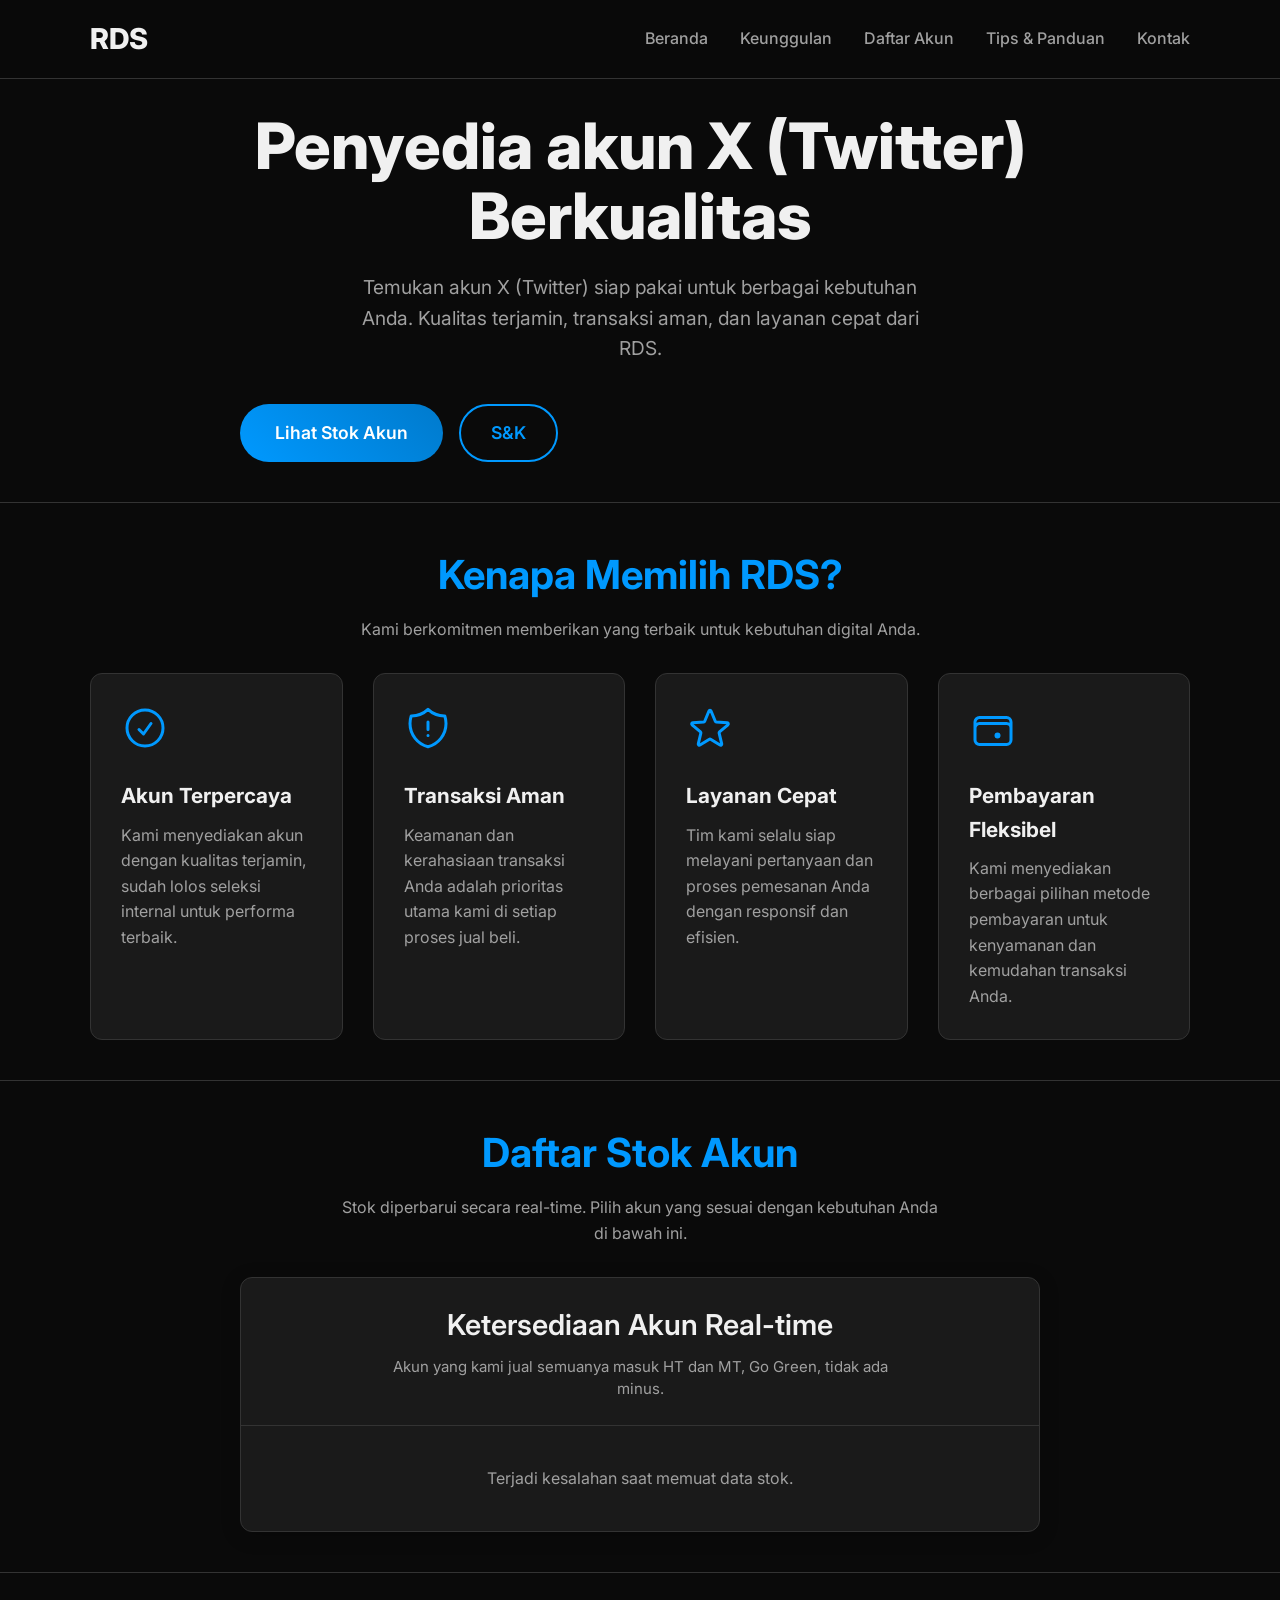
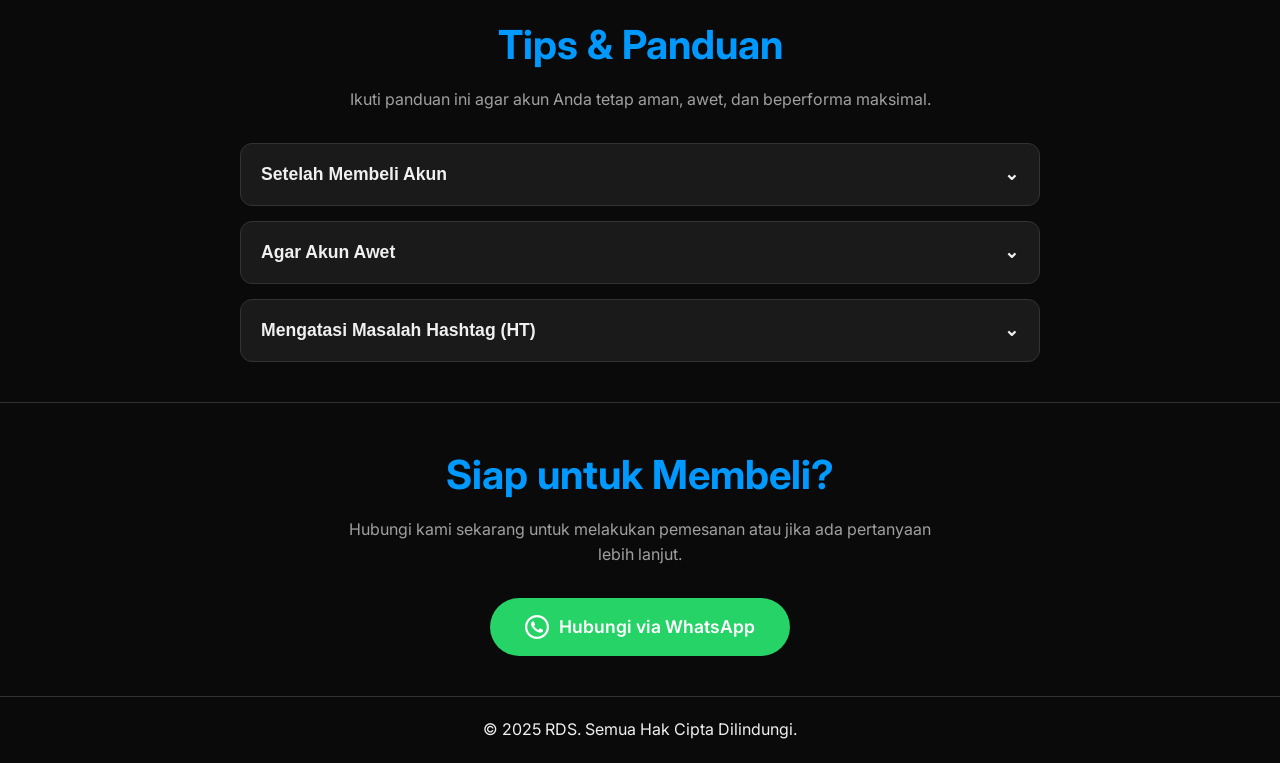
<file: index.html>
<!DOCTYPE html>
<html lang="id">
<head>
    <meta charset="UTF-8">
    <meta name="viewport" content="width=device-width, initial-scale=1.0">
    <title>RDS - Solusi Cerdas Bisnismu</title>
    
    <meta name="description" content="RDS adalah penyedia akun X (Twitter) berkualitas tinggi. Transaksi aman, layanan cepat, dan stok selalu terupdate.">
    <meta name="keywords" content="jual akun twitter, jual akun x, rds, akun twitter ht, akun twitter mt, akun twitter go green">
    <meta property="og:title" content="RDS - Solusi Cerdas Bisnismu">
    <meta property="og:description" content="Dapatkan akun X (Twitter) berkualitas dengan layanan cepat dan transaksi aman hanya di RDS.">
    <meta property="og:type" content="website">
    <meta property="og:url" content="https://www.rds.my.id/">
    <meta property="og:image" content="https://rdsmyid.github.io/images/twitter.png">
    <meta property="twitter:card" content="summary_large_image">
    <meta property="twitter:url" content="https://www.rds.my.id/">
    <meta property="twitter:title" content="RDS - Solusi Cerdas Bisnismu">
    <meta property="twitter:description" content="Dapatkan akun X (Twitter) berkualitas dengan layanan cepat dan transaksi aman hanya di RDS.">
    <meta property="twitter:image" content="https://rdsmyid.github.io/images/twitter.png">

    <link rel="preconnect" href="https://fonts.googleapis.com">
    <link rel="preconnect" href="https://fonts.gstatic.com" crossorigin>
    <link href="https://fonts.googleapis.com/css2?family=Inter:wght@400;500;600;700;800&display=swap" rel="stylesheet">
    
    <link rel="stylesheet" href="style.css">

</head>
<body>

    <header class="header">
        <div class="navbar container">
            <a href="#hero" class="logo">RDS</a>
            <nav class="nav-links-desktop">
                <a href="#hero">Beranda</a>
                <a href="#features">Keunggulan</a>
                <a href="#stock">Daftar Akun</a>
                <a href="#tips">Tips & Panduan</a>
                <a href="#contact">Kontak</a>
            </nav>
            <button class="nav-toggle" aria-label="Toggle navigation">
                <span class="hamburger"></span>
            </button>
            <nav class="mobile-nav">
                <a href="#hero">Beranda</a>
                <a href="#features">Keunggulan</a>
                <a href="#stock">Daftar Akun</a>
                <a href="#tips">Tips & Panduan</a>
                <a href="#contact">Kontak</a>
                <a href="https://rds.my.id/tnc/" target="_blank" rel="noopener noreferrer">Syarat & Ketentuan</a>
            </nav>
        </div>
    </header>

    <main>
        <section id="hero">
            <div class="hero-content container fade-in">
                <h1>Penyedia akun X (Twitter) Berkualitas</h1>
                <p>Temukan akun X (Twitter) siap pakai untuk berbagai kebutuhan Anda. Kualitas terjamin, transaksi aman, dan layanan cepat dari RDS.</p>
                <div class="hero-buttons-container">
                    <a href="#stock" class="cta-button">Lihat Stok Akun</a>
                    <a href="https://rds.my.id/tnc/" class="secondary-button" target="_blank" rel="noopener noreferrer">S&K</a>
                </div>
            </div>
        </section>

        <section id="features">
            <div class="container">
                <h2 class="fade-in">Kenapa Memilih RDS?</h2>
                <p class="section-subtitle fade-in">Kami berkomitmen memberikan yang terbaik untuk kebutuhan digital Anda.</p>
                <div class="features-grid">
                    <div class="feature-card fade-in" style="transition-delay: 100ms;">
                        <svg xmlns="http://www.w3.org/2000/svg" fill="none" viewBox="0 0 24 24" stroke-width="1.5" stroke="currentColor"><path stroke-linecap="round" stroke-linejoin="round" d="M9 12.75L11.25 15 15 9.75M21 12a9 9 0 11-18 0 9 9 0 0118 0z" /></svg>
                        <h3>Akun Terpercaya</h3>
                        <p>Kami menyediakan akun dengan kualitas terjamin, sudah lolos seleksi internal untuk performa terbaik.</p>
                    </div>
                    <div class="feature-card fade-in" style="transition-delay: 200ms;">
                        <svg xmlns="http://www.w3.org/2000/svg" fill="none" viewBox="0 0 24 24" stroke-width="1.5" stroke="currentColor"><path stroke-linecap="round" stroke-linejoin="round" d="M12 9v3.75m0-10.036A11.959 11.959 0 013.598 6 11.99 11.99 0 003 9.75c0 5.592 3.824 10.29 9 11.622 5.176-1.332 9-6.03 9-11.622 0-1.31-.21-2.57-.598-3.75h-.152c-3.196 0-6.1-1.249-8.25-3.286zm0 13.036h.008v.008H12v-.008z" /></svg>
                        <h3>Transaksi Aman</h3>
                        <p>Keamanan dan kerahasiaan transaksi Anda adalah prioritas utama kami di setiap proses jual beli.</p>
                    </div>
                    <div class="feature-card fade-in" style="transition-delay: 300ms;">
                        <svg xmlns="http://www.w3.org/2000/svg" fill="none" viewBox="0 0 24 24" stroke-width="1.5" stroke="currentColor"><path stroke-linecap="round" stroke-linejoin="round" d="M11.48 3.499a.562.562 0 011.04 0l2.125 5.111a.563.563 0 00.475.345l5.518.442c.499.04.701.663.321.988l-4.204 3.602a.563.563 0 00-.182.557l1.285 5.385a.562.562 0 01-.84.61l-4.725-2.885a.563.563 0 00-.586 0L6.982 20.54a.562.562 0 01-.84-.61l1.285-5.386a.562.562 0 00-.182-.557l-4.204-3.602a.563.563 0 01.321-.988l5.518-.442a.563.563 0 00.475-.345L11.48 3.5z" /></svg>
                        <h3>Layanan Cepat</h3>
                        <p>Tim kami selalu siap melayani pertanyaan dan proses pemesanan Anda dengan responsif dan efisien.</p>
                    </div>
                    <div class="feature-card fade-in" style="transition-delay: 400ms;">
                        <svg xmlns="http://www.w3.org/2000/svg" fill="none" viewBox="0 0 24 24" stroke-width="1.5" stroke="currentColor">
                          <path stroke-linecap="round" stroke-linejoin="round" d="M21 12a2.25 2.25 0 00-2.25-2.25H5.25A2.25 2.25 0 003 12m18 0v6a2.25 2.25 0 01-2.25 2.25H5.25A2.25 2.25 0 013 18v-6m18 0V9M3 12V9m18 0a2.25 2.25 0 00-2.25-2.25H5.25A2.25 2.25 0 003 9m12 6.75a.75.75 0 11-1.5 0 .75.75 0 011.5 0z" />
                        </svg>
                        <h3>Pembayaran Fleksibel</h3>
                        <p>Kami menyediakan berbagai pilihan metode pembayaran untuk kenyamanan dan kemudahan transaksi Anda.</p>
                    </div>
                </div>
            </div>
        </section>
        <section id="stock">
            <div class="container">
                <h2 class="fade-in">Daftar Stok Akun</h2>
                <p class="section-subtitle fade-in">Stok diperbarui secara real-time. Pilih akun yang sesuai dengan kebutuhan Anda di bawah ini.</p>
                <div id="product-list-container" class="fade-in">
                    <div class="product-header">
                        <h3>Ketersediaan Akun Real-time</h3>
                        <p class="product-page-description">Akun yang kami jual semuanya masuk HT dan MT, Go Green, tidak ada minus.</p>
                    </div>
                    <div id="loading">Memuat data stok...</div>
                    <div id="accordion-container"></div>
                </div>
            </div>
        </section>
        
        <section id="tips">
            <div class="container">
                <h2 class="fade-in">Tips & Panduan</h2>
                <p class="section-subtitle fade-in">Ikuti panduan ini agar akun Anda tetap aman, awet, dan beperforma maksimal.</p>
                <div class="tips-accordion">
                    <div class="tip-item fade-in">
                        <button class="tip-header">
                            <span>Setelah Membeli Akun</span>
                            <span class="icon">&#x2304;</span>
                        </button>
                        <div class="tip-content">
                            <div class="inner">
                                <p>Setelah membeli akun, kami menyarankan untuk <strong>mengistirahatkannya selama 1-2 hari</strong>. Pertama, <strong>amankan semua detail akun</strong>. Setelah itu, buatlah satu thread yang terdiri dari 2 atau 3 postingan, lalu biarkan akun beristirahat kembali.</p>
                                <p>Langkah ini penting untuk mereset aktivitas akun dari yang sebelumnya mungkin tinggi. <strong>Aktivitas berlebihan</strong> dapat menyebabkan akun terkena <strong>ghost ban, red flag, atau bahkan suspensi</strong> karena terdeteksi sebagai <strong>spam</strong>.</p>
                            </div>
                        </div>
                    </div>
                    <div class="tip-item fade-in">
                        <button class="tip-header">
                            <span>Agar Akun Awet</span>
                            <span class="icon">&#x2304;</span>
                        </button>
                        <div class="tip-content">
                            <div class="inner">
                                <p>Setiap akun X (Twitter) memiliki <strong>batasan aktivitas harian</strong>. Jika Anda menggunakan akun tanpa memperhatikan batasan ini, dapat timbul berbagai masalah, mulai dari yang ringan hingga yang fatal (seperti <strong>suspensi</strong>).</p>
                                <p>Untuk menjaga keawetan akun, selain langkah awal di atas, usahakan untuk membuat thread berisi 2-3 postingan secara rutin, misalnya dua kali seminggu. <strong>Konsistensi aktivitas yang wajar</strong> seperti ini efektif untuk membantu akun agar <strong>tidak terdeteksi sebagai bot</strong> oleh sistem.</p>
                            </div>
                        </div>
                    </div>
                    <div class="tip-item fade-in">
                        <button class="tip-header">
                            <span>Mengatasi Masalah Hashtag (HT)</span>
                            <span class="icon">&#x2304;</span>
                        </button>
                        <div class="tip-content">
                            <div class="inner">
                                <p>Banyak pengguna merasa frustrasi ketika menghadapi masalah terkait hashtag (HT) yang tidak berfungsi optimal. Jika postingan Anda <strong>tidak muncul dalam pencarian hashtag</strong>, atau muncul namun tidak mendapatkan jangkauan traffic yang signifikan, ini bisa menjadi indikasi bahwa akun Anda sedang dalam pengawasan sistem X (Twitter) karena <strong>dugaan aktivitas spam</strong>.</p>
                                <p>Apabila ini terjadi, <strong>istirahatkan akun Anda</strong>. Buatlah satu thread berisi 2-3 postingan, lalu <strong>istirahatkan akun selama 2-3 hari</strong>. Biasanya, setelah periode istirahat ini, saat Anda kembali beraktivitas normal (membuat postingan, menyukai, atau me-retweet), akun Anda akan <strong>otomatis keluar (log out)</strong>.</p>
                                <p><strong>Ini pertanda baik</strong>, artinya akun Anda telah selesai dibatasi oleh sistem X (Twitter). Jika sudah sampai tahap ini, kemungkinan besar <strong>performa akun Anda telah pulih</strong> dan bisa kembali digunakan untuk aktivitas HT.</p>
                            </div>
                        </div>
                    </div>
                </div>
            </div>
        </section>

        <section id="contact">
            <div class="container">
                <h2 class="fade-in">Siap untuk Membeli?</h2>
                <p class="section-subtitle fade-in">Hubungi kami sekarang untuk melakukan pemesanan atau jika ada pertanyaan lebih lanjut.</p>
                <a href="https://wa.me/6285117219192" target="_blank" rel="noopener noreferrer" class="contact-button fade-in">
                    <svg xmlns="http://www.w3.org/2000/svg" width="24" height="24" viewBox="0 0 24 24" fill="currentColor" role="img" aria-label="WhatsApp">
                        <path d="M17.472 14.382c-.297-.149-1.758-.867-2.03-.967-.273-.099-.471-.148-.67.15-.197.297-.767.966-.94 1.164-.173.199-.347.223-.644.075-.297-.15-1.255-.463-2.39-1.475-.883-.788-1.48-1.761-1.653-2.059-.173-.297-.018-.458.13-.606.134-.133.297-.347.446-.52.149-.174.198-.298.298-.497.099-.198.05-.371-.025-.52-.075-.149-.669-1.612-.916-2.207-.242-.579-.487-.5-.669-.51-.173-.008-.371-.01-.57-.01-.198 0-.52.074-.792.372-.272.297-1.04 1.016-1.04 2.479 0 1.462 1.065 2.875 1.213 3.074.149.198 2.096 3.2 5.077 4.487.709.306 1.262.489 1.694.625.712.227 1.36.195 1.871.118.571-.085 1.758-.719 2.006-1.413.248-.694.248-1.289.173-1.413-.074-.124-.272-.198-.57-.347zM12 0C5.373 0 0 5.373 0 12s5.373 12 12 12 12-5.373 12-12S18.627 0 12 0zm0 21.76c-5.385 0-9.76-4.375-9.76-9.76 0-5.385 4.375-9.76 9.76-9.76 5.385 0 9.76 4.375 9.76 9.76 0 5.385-4.375 9.76-9.76 9.76z"/>
                    </svg>
                    <span>Hubungi via WhatsApp</span>
                </a>
            </div>
        </section>
    </main>
    
    <footer class="footer">
        <div class="container">
            <p>&copy; 2025 RDS. Semua Hak Cipta Dilindungi.</p>
        </div>
    </footer>

    <script src="script.js"></script>
    
    <script type="text/javascript">
    var Tawk_API=Tawk_API||{}, Tawk_LoadStart=new Date();
    (function(){
    var s1=document.createElement("script"),s0=document.getElementsByTagName("script")[0];
    s1.async=true;
    s1.src='https://embed.tawk.to/681d8eba9c7ecf190fb1ac74/1iqpnb35s';
    s1.charset='UTF-8';
    s1.setAttribute('crossorigin','*');
    s0.parentNode.insertBefore(s1,s0);
    })();
    </script>
    </body>
</html>
</file>
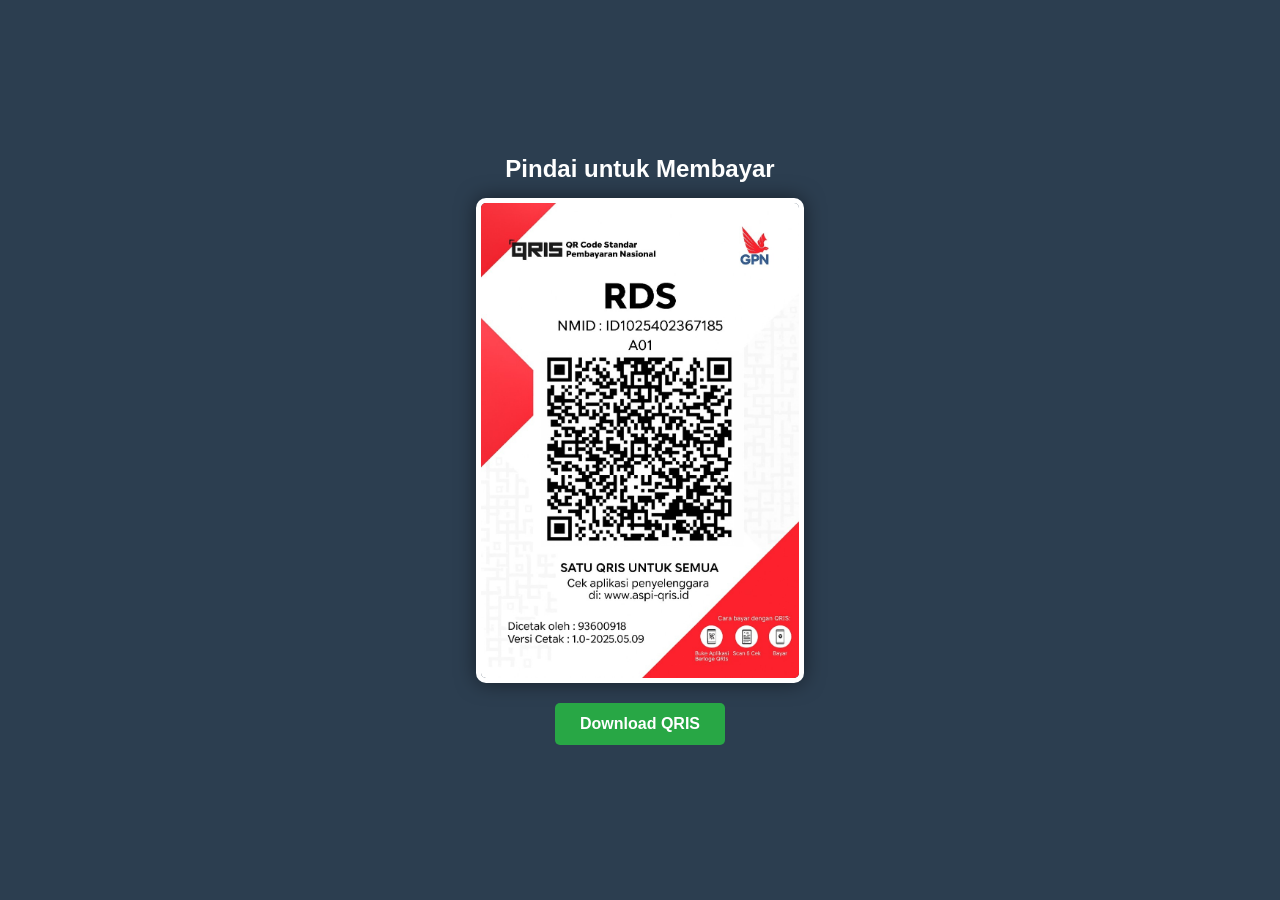
<file: qris-sp/index.html>
<!DOCTYPE html>
<html lang="id">
<head>
    <meta charset="UTF-8">
    <meta name="viewport" content="width=device-width, initial-scale=1.0">
    <title>Pembayaran QRIS</title>

    <meta property="og:title" content="Pembayaran via QRIS" />
    <meta property="og:description" content="Pindai kode QRIS di halaman ini untuk melakukan pembayaran. Anda juga bisa mengunduh gambar QRIS untuk digunakan nanti." />
    <meta property="og:type" content="website" />
    <meta property="og:url" content="https://www.rds.my.id/qris-sp/" />
    <meta property="og:image" content="https://www.rds.my.id/qris-sp/qsp.png" />
    <meta property="og:image:width" content="1200" />
    <meta property="og:image:height" content="630" />

    <meta name="twitter:card" content="summary_large_image" />
    <meta name="twitter:url" content="https://www.rds.my.id/qris-sp/" />
    <meta name="twitter:title" content="Pembayaran via QRIS" />
    <meta name="twitter:description" content="Pindai kode QRIS di halaman ini untuk melakukan pembayaran. Anda juga bisa mengunduh gambar QRIS untuk digunakan nanti." />
    <meta name="twitter:image" content="https://www.rds.my.id/qris-sp/qsp.png" />
    
    <style>
        /* CSS Universal untuk perhitungan box model yang lebih baik */
        * {
            box-sizing: border-box;
        }

        html, body {
            width: 100%;
            height: 100%;
            margin: 0;
            padding: 0;
            font-family: sans-serif;
            background-color: #2c3e50;
            color: white;
            text-align: center;
            overflow: hidden;
        }

        /* Container utama yang akan diposisikan di tengah */
        .container {
            display: flex;
            justify-content: center;
            align-items: center;
            width: 100%;
            height: 100%;
        }

        /* Kotak konten QRIS */
        .qris-box {
            display: flex;
            flex-direction: column;
            align-items: center;
            justify-content: center;
            padding: 20px;
            max-height: 95vh;
        }

        h1 {
            font-size: 1.5em;
            margin-top: 0;
            margin-bottom: 15px;
            flex-shrink: 0;
        }

        img {
            max-width: 90%;
            max-height: 60vh;
            height: auto;
            width: auto;
            border: 5px solid white;
            border-radius: 10px;
            box-shadow: 0 0 20px rgba(0,0,0,0.5);
            object-fit: contain;
        }

        .download-btn {
            display: inline-block;
            text-decoration: none;
            color: white;
            background-color: #28a745;
            padding: 12px 25px;
            border-radius: 5px;
            font-weight: bold;
            margin-top: 20px;
            flex-shrink: 0;
            transition: background-color 0.3s;
        }

        .download-btn:hover {
            background-color: #218838;
        }
    </style>
</head>
<body>

    <div class="container">
        <div class="qris-box">
            <h1>Pindai untuk Membayar</h1>
            <img src="qris-sp.jpeg" alt="Kode QRIS untuk Pembayaran">
            <a class="download-btn" href="qris-sp.jpeg" download="QRIS-Pembayaran.jpeg">
                Download QRIS
            </a>
        </div>
    </div>

</body>
</html>
</file>
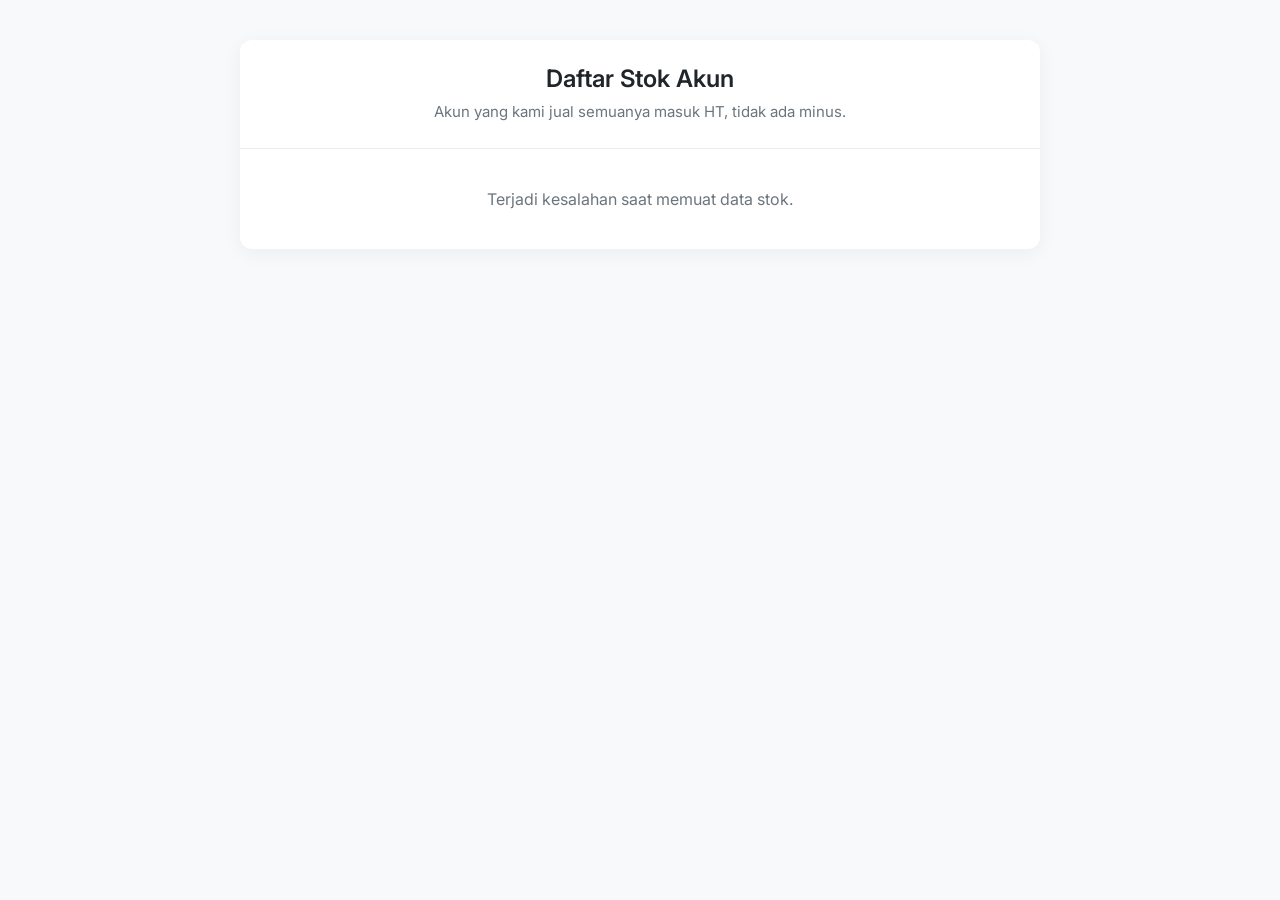
<file: stok/Index.html>
<!DOCTYPE html>
<html lang="id">
<head>
    <meta charset="UTF-8">
    <title>Daftar Stok Akun</title>
    <meta name="description" content="Cek ketersediaan stok akun secara real-time. Daftar ini selalu terupdate langsung dari kami.">
    <meta property="og:type" content="website">
    <meta property="og:url" content="https://www.rds.my.id/stok/">
    <meta property="og:title" content="Daftar Stok Akun">
    <meta property="og:description" content="Cek ketersediaan stok akun secara real-time. Daftar ini selalu terupdate langsung dari kami.">
    <meta property="og:image" content="https://www.rds.my.id/stok/stok.png">
    <meta property="twitter:card" content="summary_large_image">
    <meta property="twitter:url" content="https://www.rds.my.id/stok/">
    <meta property="twitter:title" content="Daftar Stok Akun">
    <meta property="twitter:description" content="Cek ketersediaan stok akun secara real-time. Daftar ini selalu terupdate langsung dari kami.">
    <meta property="twitter:image" content="https://www.rds.my.id/stok/stok.png">
    <meta name="viewport" content="width=device-width, initial-scale=1.0">
    <style>
        @import url('https://fonts.googleapis.com/css2?family=Inter:wght@400;500;600;700&display=swap');

        body {
            font-family: 'Inter', -apple-system, BlinkMacSystemFont, "Segoe UI", Roboto, Helvetica, Arial, sans-serif;
            background-color: #f8f9fa;
            color: #212529;
            margin: 0;
            padding: 20px;
        }
        .container {
            max-width: 800px;
            margin: 20px auto;
            background-color: #ffffff;
            border-radius: 12px;
            box-shadow: 0 4px 20px rgba(0,0,0,0.05);
            overflow: hidden;
        }
        .header {
            padding: 24px;
            text-align: center; /* Membuat semua isi header di tengah */
            border-bottom: 1px solid #e9ecef;
        }
        h1 {
            margin: 0;
            font-size: 24px;
            font-weight: 600;
        }

        /* --- STYLE BARU UNTUK DESKRIPSI --- */
        .page-description {
            font-size: 15px;
            color: #6c757d;
            margin-top: 8px;
            margin-bottom: 0;
            line-height: 1.5;
            max-width: 500px; /* Agar tidak terlalu lebar di layar besar */
            margin-left: auto;
            margin-right: auto;
        }
        /* --- AKHIR STYLE BARU --- */

        #loading {
            text-align: center;
            padding: 40px;
            color: #6c757d;
        }
        .accordion-item {
            border-bottom: 1px solid #e9ecef;
        }
        .accordion-item:last-child {
            border-bottom: none;
        }
        .accordion-header {
            display: grid;
            grid-template-columns: 1fr auto;
            gap: 16px;
            align-items: center;
            width: 100%;
            box-sizing: border-box;
            background-color: #fff;
            border: none;
            padding: 20px 24px;
            text-align: left;
            font-size: 16px;
            font-weight: 500;
            transition: background-color 0.2s;
        }
        .accordion-header.clickable {
             cursor: pointer;
        }
        .accordion-header.clickable:hover {
            background-color: #f8f9fa;
        }
        .accordion-header.empty {
            color: #adb5bd;
            cursor: not-allowed;
        }
        .category-name {
            white-space: nowrap;
            overflow: hidden;
            text-overflow: ellipsis;
        }
        .stock-count {
            padding: 4px 10px;
            border-radius: 16px;
            font-size: 13px;
            font-weight: 500;
            flex-shrink: 0;
        }
        .stock-count.available {
            background-color: #e7f5ff;
            color: #1971c2;
        }
        .stock-count.empty {
            background-color: #f1f3f5;
            color: #868e96;
        }
        .accordion-panel {
            background-color: #f8f9fa;
            max-height: 0;
            overflow: hidden;
            transition: max-height 0.3s ease-out;
            padding: 0 24px;
        }
        .link-list {
            list-style: none;
            padding: 0;
            margin: 0;
        }
        .link-item {
            display: flex;
            justify-content: space-between;
            align-items: center;
            padding: 16px 0;
            border-bottom: 1px solid #dee2e6;
        }
        .link-item:first-child { paddingTop: 20px; }
        .link-item:last-child { border-bottom: none; padding-bottom: 20px; }
        .link-text { 
            color: #495057; 
            overflow: hidden; 
            text-overflow: ellipsis; 
            white-space: nowrap;
        }
        .copy-btn {
            display: inline-block;
            text-decoration: none;
            background-color: #1971c2;
            color: white; border: none; padding: 8px 16px; border-radius: 6px; cursor: pointer;
            font-weight: 500; font-size: 14px; transition: background-color 0.2s, transform 0.1s;
            flex-shrink: 0; text-align: center;
        }
        .copy-btn:hover { background-color: #1864ab; }
        .copy-btn:active { transform: scale(0.98); }
        .link-details {
            display: flex;
            flex-direction: column;
            overflow: hidden;
            padding-right: 16px;
        }
        .link-price {
            color: #28a745;
            font-weight: 600;
            margin-top: 4px;
            font-size: 15px;
        }
    </style>
</head>
<body>

    <div class="container">
        <div class="header">
            <h1>Daftar Stok Akun</h1>
            <p class="page-description">Akun yang kami jual semuanya masuk HT, tidak ada minus.</p>
        </div>
        <div id="loading">Memuat data stok...</div>
        <div id="accordion-container"></div>
    </div>

    <script>
        const sheetUrl = 'https://docs.google.com/spreadsheets/d/e/2PACX-1vSV7JQfwArZEwo-1vkNmDPQxTKsKuZBRcfZgchvl3mJArGL0R9ptxiS8S-tl2XEAf-0x3y4TvkIgHb1/pub?output=csv';

        const loadingDiv = document.getElementById('loading');
        const accordionContainer = document.getElementById('accordion-container');
        
        function formatPriceWithK(priceString) {
            if (!priceString) return '';
            const numericPrice = parseInt(priceString.replace(/\D/g, ''), 10);
            if (isNaN(numericPrice)) { return priceString; }
            const formattedFullPrice = numericPrice.toLocaleString('id-ID');
            let finalPrice = formattedFullPrice;
            if (numericPrice >= 1000) {
                const kValue = numericPrice / 1000;
                finalPrice += ` / ${kValue}K`;
            }
            return finalPrice;
        }
        
        function setupAccordionListeners() {
            const headers = document.querySelectorAll('.accordion-header.clickable');
            headers.forEach(header => {
                header.addEventListener('click', () => {
                    const panel = header.nextElementSibling;
                    if (panel.style.maxHeight) {
                        panel.style.maxHeight = null;
                    } else {
                        headers.forEach(otherHeader => {
                            const otherPanel = otherHeader.nextElementSibling;
                            if (otherPanel !== panel) otherPanel.style.maxHeight = null;
                        });
                        panel.style.maxHeight = panel.scrollHeight + "px";
                    }
                });
            });
        }

        fetch(sheetUrl)
            .then(response => response.ok ? response.text() : Promise.reject(response.statusText))
            .then(csvText => {
                loadingDiv.style.display = 'none';
                
                const masterCategoryOrder = ["F100", "F200", "F300", "F500", "F1000"];
                const allRows = csvText.trim().split('\n').slice(1);
                
                const groupedData = {};
                allRows.forEach(row => {
                    let [kategori, linkAkun, harga] = row.split(',');
                    kategori = (kategori || '').trim();
                    linkAkun = (linkAkun || '').trim();
                    harga = (harga || '').trim();
                    
                    if (kategori && linkAkun) {
                        if (!groupedData[kategori]) groupedData[kategori] = [];
                        groupedData[kategori].push({ link: linkAkun, harga: harga }); 
                    }
                });
                
                masterCategoryOrder.forEach(kategori => {
                    const itemDiv = document.createElement('div');
                    itemDiv.className = 'accordion-item';
                    
                    const items = groupedData[kategori] || [];
                    
                    if (items.length > 0) {
                        const linkListHtml = items.map(item => `
                            <li class="link-item">
                                <div class="link-details">
                                    <span class="link-text" title="${item.link}">${item.link}</span>
                                    <span class="link-price">Rp ${formatPriceWithK(item.harga)}</span>
                                </div>
                                <a href="${item.link}" target="_blank" rel="noopener noreferrer" class="copy-btn">Buka</a>
                            </li>
                        `).join('');
                        
                        itemDiv.innerHTML = `
                            <button class="accordion-header clickable">
                                <span class="category-name">${kategori}</span>
                                <span class="stock-count available">${items.length} Tersedia</span>
                            </button>
                            <div class="accordion-panel">
                                <ul class="link-list">${linkListHtml}</ul>
                            </div>
                        `;
                    } else {
                        itemDiv.innerHTML = `
                            <div class="accordion-header empty">
                                <span class="category-name">${kategori}</span>
                                <span class="stock-count empty">Stok Kosong</span>
                            </div>
                        `;
                    }
                    accordionContainer.appendChild(itemDiv);
                });
                
                setupAccordionListeners();
            })
            .catch(error => {
                loadingDiv.innerText = 'Terjadi kesalahan saat memuat data stok.';
                console.error('Error:', error);
            });
        
    </script>
</body>
</html>
</file>
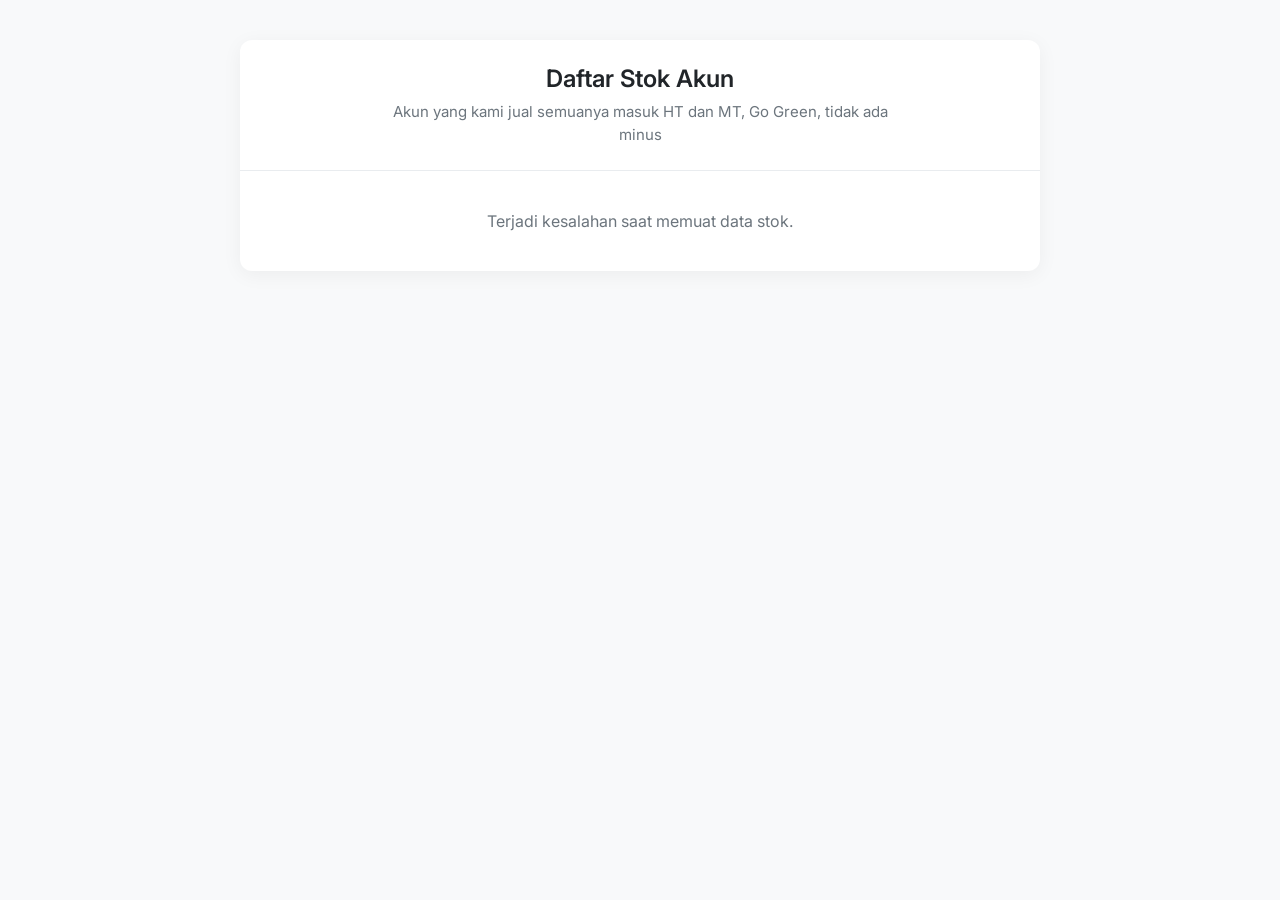
<file: stok/index.html>
<!DOCTYPE html>
<html lang="id">
<head>
    <meta charset="UTF-8">
    <title>Daftar Stok Akun</title>
    <meta name="description" content="Cek ketersediaan stok akun secara real-time. Daftar ini selalu terupdate langsung dari kami.">
    <meta property="og:type" content="website">
    <meta property="og:url" content="https://www.rds.my.id/stok/">
    <meta property="og:title" content="Daftar Stok Akun">
    <meta property="og:description" content="Cek ketersediaan stok akun secara real-time. Daftar ini selalu terupdate langsung dari kami.">
    <meta property="og:image" content="https://www.rds.my.id/stok/stok.png">
    <meta property="twitter:card" content="summary_large_image">
    <meta property="twitter:url" content="https://www.rds.my.id/stok/">
    <meta property="twitter:title" content="Daftar Stok Akun">
    <meta property="twitter:description" content="Cek ketersediaan stok akun secara real-time. Daftar ini selalu terupdate langsung dari kami.">
    <meta property="twitter:image" content="https://www.rds.my.id/stok/stok.png">
    <meta name="viewport" content="width=device-width, initial-scale=1.0">
    <style>
        @import url('https://fonts.googleapis.com/css2?family=Inter:wght@400;500;600;700&display=swap');

        body {
            font-family: 'Inter', -apple-system, BlinkMacSystemFont, "Segoe UI", Roboto, Helvetica, Arial, sans-serif;
            background-color: #f8f9fa;
            color: #212529;
            margin: 0;
            padding: 20px;
        }
        .container {
            max-width: 800px;
            margin: 20px auto;
            background-color: #ffffff;
            border-radius: 12px;
            box-shadow: 0 4px 20px rgba(0,0,0,0.05);
            overflow: hidden;
        }
        .header {
            padding: 24px;
            text-align: center;
            border-bottom: 1px solid #e9ecef;
        }
        h1 {
            margin: 0;
            font-size: 24px;
            font-weight: 600;
        }
        .page-description {
            font-size: 15px;
            color: #6c757d;
            margin-top: 8px;
            margin-bottom: 0;
            line-height: 1.5;
            max-width: 500px;
            margin-left: auto;
            margin-right: auto;
        }
        #loading {
            text-align: center;
            padding: 40px;
            color: #6c757d;
        }
        .accordion-item {
            border-bottom: 1px solid #e9ecef;
        }
        .accordion-item:last-child {
            border-bottom: none;
        }
        .accordion-header {
            display: grid;
            grid-template-columns: 1fr auto;
            gap: 16px;
            align-items: center;
            width: 100%;
            box-sizing: border-box;
            background-color: #fff;
            border: none;
            padding: 20px 24px;
            text-align: left;
            font-size: 16px;
            font-weight: 500;
            transition: background-color 0.2s;
        }
        .accordion-header.clickable {
             cursor: pointer;
        }
        .accordion-header.clickable:hover {
            background-color: #f8f9fa;
        }
        .accordion-header.empty {
            color: #adb5bd;
            cursor: not-allowed;
        }
        .category-name {
            white-space: nowrap;
            overflow: hidden;
            text-overflow: ellipsis;
        }
        .stock-count {
            padding: 4px 10px;
            border-radius: 16px;
            font-size: 13px;
            font-weight: 500;
            flex-shrink: 0;
        }
        .stock-count.available {
            background-color: #e7f5ff;
            color: #1971c2;
        }
        .stock-count.empty {
            background-color: #f1f3f5;
            color: #868e96;
        }
        .accordion-panel {
            background-color: #f8f9fa;
            max-height: 0;
            overflow: hidden;
            transition: max-height 0.3s ease-out;
            padding: 0 24px;
        }
        .link-list {
            list-style: none;
            padding: 0;
            margin: 0;
        }
        .link-item {
            display: flex;
            justify-content: space-between;
            align-items: center;
            padding: 16px 0;
            border-bottom: 1px solid #dee2e6;
        }
        .link-item:first-child { paddingTop: 20px; }
        .link-item:last-child { border-bottom: none; padding-bottom: 20px; }
        .link-text { 
            color: #495057; 
            overflow: hidden; 
            text-overflow: ellipsis; 
            white-space: nowrap;
        }
        .copy-btn {
            display: inline-block;
            text-decoration: none;
            background-color: #1971c2;
            color: white; border: none; padding: 8px 16px; border-radius: 6px; cursor: pointer;
            font-weight: 500; font-size: 14px; transition: background-color 0.2s, transform 0.1s;
            flex-shrink: 0; text-align: center;
        }
        .copy-btn:hover { background-color: #1864ab; }
        .copy-btn:active { transform: scale(0.98); }
        .link-details {
            display: flex;
            flex-direction: column;
            overflow: hidden;
            padding-right: 16px;
        }
        .link-price {
            color: #28a745;
            font-weight: 600;
            margin-top: 4px;
            font-size: 15px;
        }
    </style>
</head>
<body>

    <div class="container">
        <div class="header">
            <h1>Daftar Stok Akun</h1>
            <p class="page-description">Akun yang kami jual semuanya masuk HT dan MT, Go Green, tidak ada minus</p>
        </div>
        <div id="loading">Memuat data stok...</div>
        <div id="accordion-container"></div>
    </div>

    <script>
        const sheetUrl = 'https://docs.google.com/spreadsheets/d/e/2PACX-1vRWQlEMldIBszPYxpUYaejF-E8i3Rwm_CbWTNphrTLYlgEXoEqDMUi9JCszI2wZ3TmM9xejY1yxk-PH/pub?output=csv';

        const loadingDiv = document.getElementById('loading');
        const accordionContainer = document.getElementById('accordion-container');
        
        function formatPriceWithK(priceString) {
            if (!priceString) return '';
            const numericPrice = parseInt(priceString.replace(/\D/g, ''), 10);
            if (isNaN(numericPrice)) { return priceString; }
            const formattedFullPrice = numericPrice.toLocaleString('id-ID');
            let finalPrice = formattedFullPrice;
            if (numericPrice >= 1000) {
                const kValue = numericPrice / 1000;
                finalPrice += ` / ${kValue}K`;
            }
            return finalPrice;
        }
        
        // --- FUNGSI BARU UNTUK MENGECEK URL ---
        function isUrl(str) {
            if (!str) return false;
            // Pengecekan sederhana apakah string diawali http:// atau https://
            return str.toLowerCase().startsWith('http://') || str.toLowerCase().startsWith('https://');
        }

        function setupAccordionListeners() {
            const headers = document.querySelectorAll('.accordion-header.clickable');
            headers.forEach(header => {
                header.addEventListener('click', () => {
                    const panel = header.nextElementSibling;
                    if (panel.style.maxHeight) {
                        panel.style.maxHeight = null;
                    } else {
                        headers.forEach(otherHeader => {
                            const otherPanel = otherHeader.nextElementSibling;
                            if (otherPanel !== panel) otherPanel.style.maxHeight = null;
                        });
                        panel.style.maxHeight = panel.scrollHeight + "px";
                    }
                });
            });
        }

        fetch(sheetUrl)
            .then(response => response.ok ? response.text() : Promise.reject(response.statusText))
            .then(csvText => {
                loadingDiv.style.display = 'none';
                
                const masterCategoryOrder = ["F100", "F200", "F300", "F500", "F1000"];
                const allRows = csvText.trim().split('\n').slice(1);
                
                const groupedData = {};
                allRows.forEach(row => {
                    let [kategori, linkAkun, harga] = row.split(',');
                    kategori = (kategori || '').trim();
                    linkAkun = (linkAkun || '').trim();
                    harga = (harga || '').trim();
                    
                    if (kategori && linkAkun) {
                        if (!groupedData[kategori]) groupedData[kategori] = [];
                        groupedData[kategori].push({ link: linkAkun, harga: harga }); 
                    }
                });
                
                masterCategoryOrder.forEach(kategori => {
                    const itemDiv = document.createElement('div');
                    itemDiv.className = 'accordion-item';
                    
                    const items = groupedData[kategori] || [];
                    
                    if (items.length > 0) {
                        // --- MODIFIKASI BAGIAN INI ---
                        const linkListHtml = items.map(item => {
                            // Cek apakah item.link adalah URL
                            const hasLink = isUrl(item.link);
                            
                            // Buat tombol hanya jika itu adalah URL, jika tidak, string kosong
                            const buttonHtml = hasLink 
                                ? `<a href="${item.link}" target="_blank" rel="noopener noreferrer" class="copy-btn">Buka</a>`
                                : '';

                            // Kembalikan HTML untuk setiap item
                            return `
                                <li class="link-item">
                                    <div class="link-details">
                                        <span class="link-text" title="${item.link}">${item.link}</span>
                                        <span class="link-price">Rp ${formatPriceWithK(item.harga)}</span>
                                    </div>
                                    ${buttonHtml} 
                                </li>
                            `;
                        }).join('');
                        
                        itemDiv.innerHTML = `
                            <button class="accordion-header clickable">
                                <span class="category-name">${kategori}</span>
                                <span class="stock-count available">${items.length} Tersedia</span>
                            </button>
                            <div class="accordion-panel">
                                <ul class="link-list">${linkListHtml}</ul>
                            </div>
                        `;
                    } else {
                        itemDiv.innerHTML = `
                            <div class="accordion-header empty">
                                <span class="category-name">${kategori}</span>
                                <span class="stock-count empty">Stok Kosong</span>
                            </div>
                        `;
                    }
                    accordionContainer.appendChild(itemDiv);
                });
                
                setupAccordionListeners();
            })
            .catch(error => {
                loadingDiv.innerText = 'Terjadi kesalahan saat memuat data stok.';
                console.error('Error:', error);
            });
        
    </script>
</body>
</html>
</file>
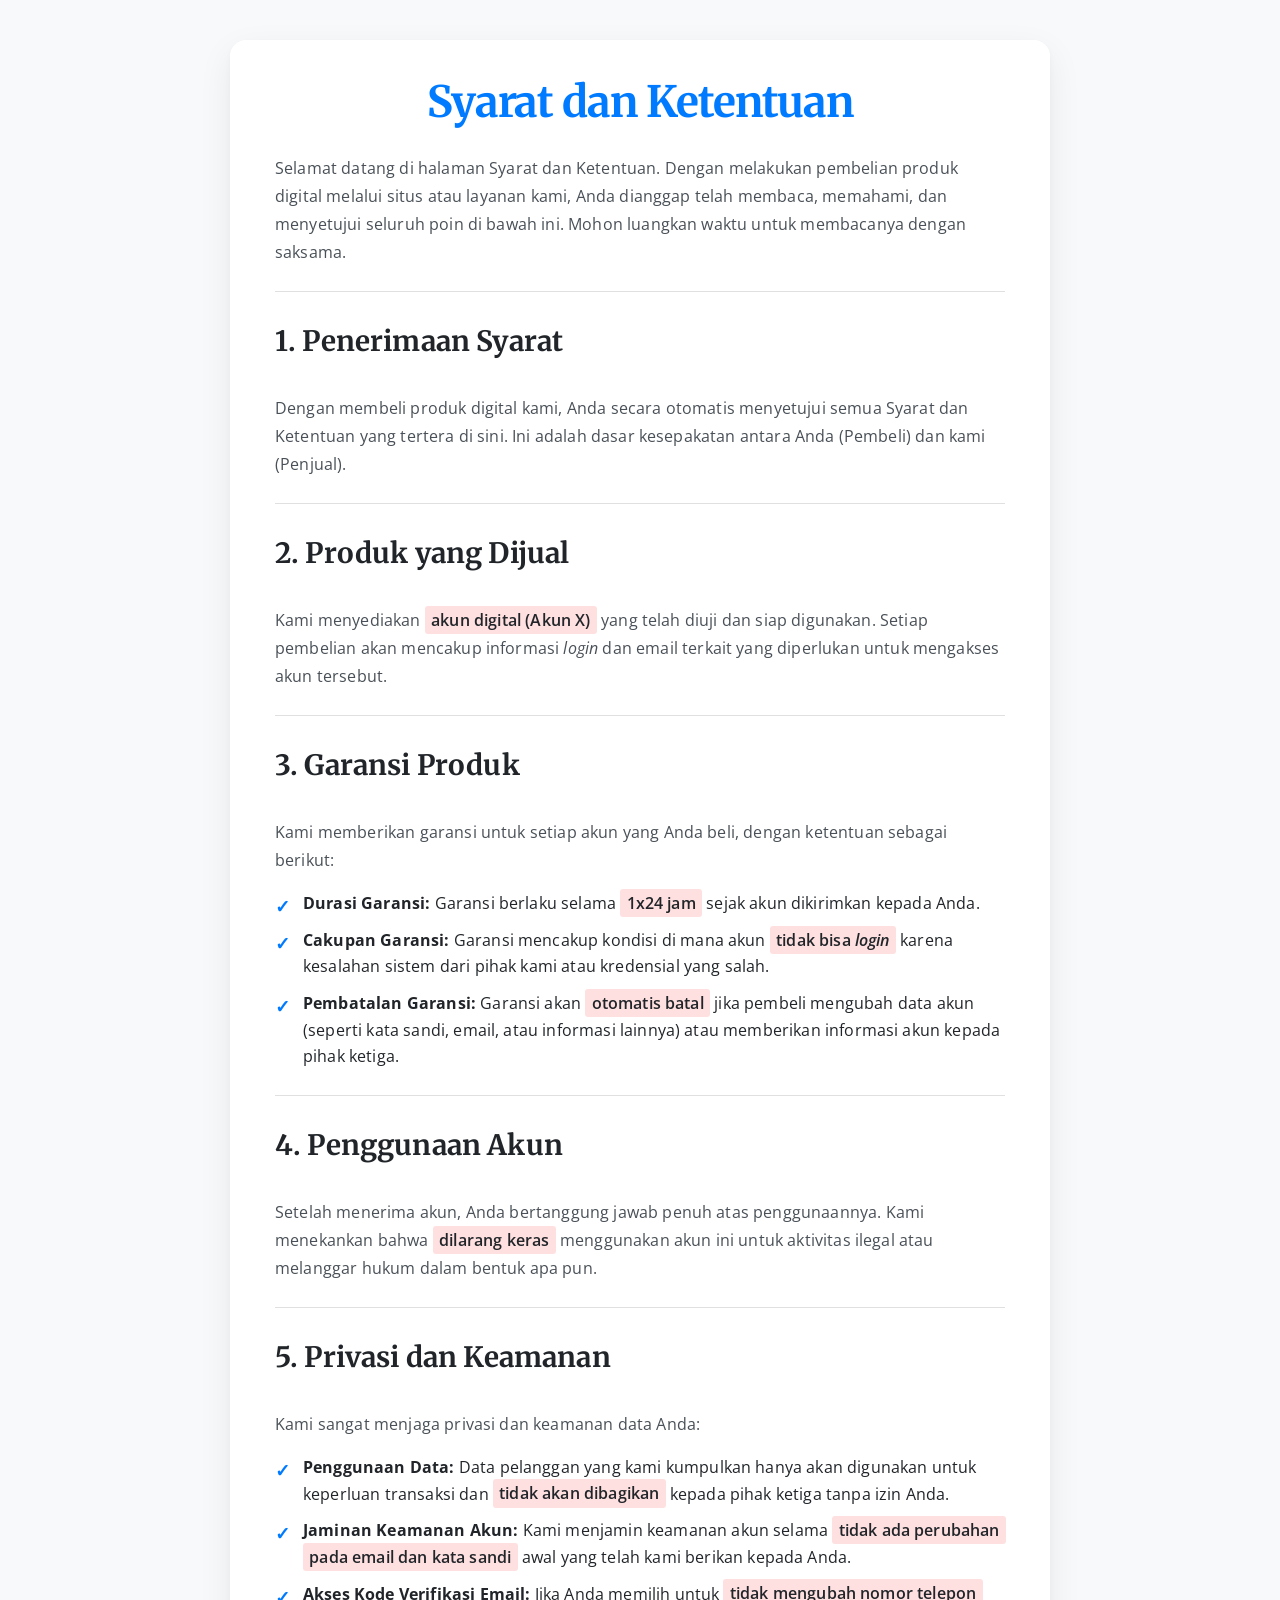
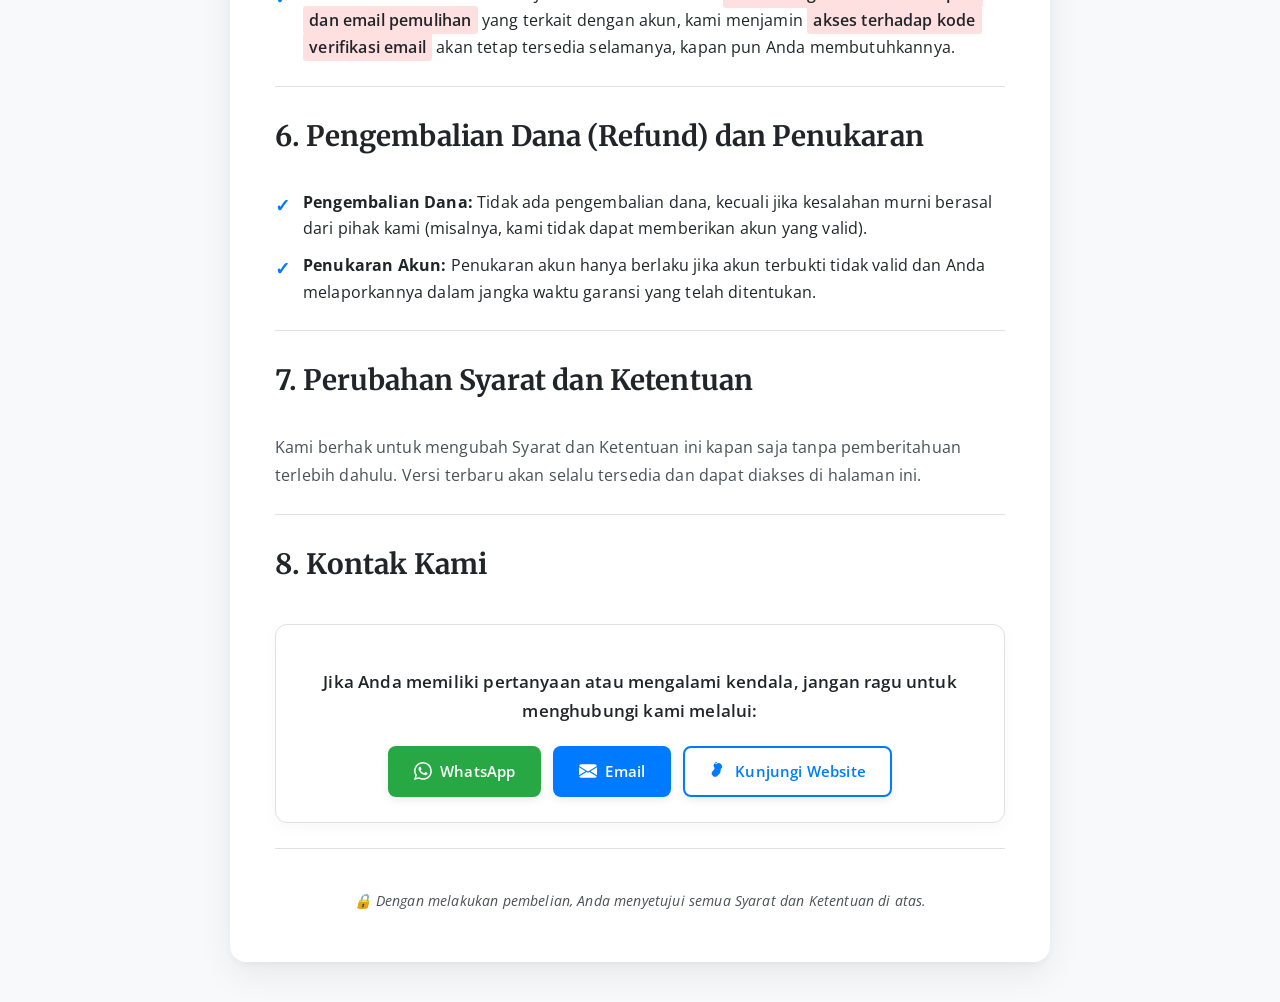
<file: tnc/index.html>
<!DOCTYPE html>
<html lang="id">
<head>
    <meta charset="UTF-8">
    <meta name="viewport" content="width=device-width, initial-scale=1.0">
    <title>Syarat dan Ketentuan</title>
    <meta name="description" content="Pahami syarat dan ketentuan penggunaan produk dan layanan kami. Informasi penting mengenai garansi, privasi, dan penggunaan akun.">
    <meta property="og:type" content="article">
    <meta property="og:title" content="Syarat dan Ketentuan">
    <meta property="og:description" content="Pahami syarat dan ketentuan penggunaan produk dan layanan kami. Informasi penting mengenai garansi, privasi, dan penggunaan akun.">
    <meta property="og:url" content="https://rdsmyid.github.io/tnc/"> 
    <meta property="og:site_name" content="TNC">
    <meta property="og:locale" content="id_ID"> 
    <meta property="og:image" content="https://raw.githubusercontent.com/rdsmyid/rdsmyid.github.io/1849842cd464cfa296d5320f504a39f87184c00f/tnc/tnc.png">
    <meta property="og:image:alt" content="Syarat dan Ketentuan"> 
    <meta property="og:image:width" content="1200"> 
    <meta property="og:image:height" content="630"> 
    <meta name="twitter:card" content="summary_large_image"> 
    <meta name="twitter:url" content="https://rdsmyid.github.io/tnc/"> 
    <meta name="twitter:title" content="Syarat dan Ketentuan">
    <meta name="twitter:description" content="Pahami syarat dan ketentuan penggunaan produk dan layanan kami. Informasi penting mengenai garansi, privasi, dan penggunaan akun.">
    <meta name="twitter:image" content="https://raw.githubusercontent.com/rdsmyid/rdsmyid.github.io/1849842cd464cfa296d5320f504a39f87184c00f/tnc/tnc.png">
    <meta name="twitter:image:alt" content="Syarat dan Ketentuan"> 
    <link rel="preconnect" href="https://fonts.googleapis.com">
    <link rel="preconnect" href="https://fonts.gstatic.com" crossorigin>
    <link href="https://fonts.googleapis.com/css2?family=Merriweather:wght@400;700&family=Open+Sans:wght@300;400;600;700&display=swap" rel="stylesheet">
    <link rel="stylesheet" href="style.css">
</head>
<body>
    <div class="container">
        <h1>Syarat dan Ketentuan</h1>

        <p>Selamat datang di halaman Syarat dan Ketentuan. Dengan melakukan pembelian produk digital melalui situs atau layanan kami, Anda dianggap telah membaca, memahami, dan menyetujui seluruh poin di bawah ini. Mohon luangkan waktu untuk membacanya dengan saksama.</p>

        <hr>

        <h2>1. Penerimaan Syarat</h2>
        <p>Dengan membeli produk digital kami, Anda secara otomatis menyetujui semua Syarat dan Ketentuan yang tertera di sini. Ini adalah dasar kesepakatan antara Anda (Pembeli) dan kami (Penjual).</p>

        <hr>

        <h2>2. Produk yang Dijual</h2>
        <p>Kami menyediakan <span class="highlight">akun digital (Akun X)</span> yang telah diuji dan siap digunakan. Setiap pembelian akan mencakup informasi <em>login</em> dan email terkait yang diperlukan untuk mengakses akun tersebut.</p>

        <hr>

        <h2>3. Garansi Produk</h2>
        <p>Kami memberikan garansi untuk setiap akun yang Anda beli, dengan ketentuan sebagai berikut:</p>
        <ul>
            <li><strong>Durasi Garansi:</strong> Garansi berlaku selama <span class="highlight">1x24 jam</span> sejak akun dikirimkan kepada Anda.</li>
            <li><strong>Cakupan Garansi:</strong> Garansi mencakup kondisi di mana akun <span class="highlight">tidak bisa <em>login</em></span> karena kesalahan sistem dari pihak kami atau kredensial yang salah.</li>
            <li><strong>Pembatalan Garansi:</strong> Garansi akan <span class="highlight">otomatis batal</span> jika pembeli mengubah data akun (seperti kata sandi, email, atau informasi lainnya) atau memberikan informasi akun kepada pihak ketiga.</li>
        </ul>

        <hr>

        <h2>4. Penggunaan Akun</h2>
        <p>Setelah menerima akun, Anda bertanggung jawab penuh atas penggunaannya. Kami menekankan bahwa <span class="highlight">dilarang keras</span> menggunakan akun ini untuk aktivitas ilegal atau melanggar hukum dalam bentuk apa pun.</p>

        <hr>

        <h2>5. Privasi dan Keamanan</h2>
        <p>Kami sangat menjaga privasi dan keamanan data Anda:</p>
        <ul>
            <li><strong>Penggunaan Data:</strong> Data pelanggan yang kami kumpulkan hanya akan digunakan untuk keperluan transaksi dan <span class="highlight">tidak akan dibagikan</span> kepada pihak ketiga tanpa izin Anda.</li>
            <li><strong>Jaminan Keamanan Akun:</strong> Kami menjamin keamanan akun selama <span class="highlight">tidak ada perubahan pada email dan kata sandi</span> awal yang telah kami berikan kepada Anda.</li>
            <li><strong>Akses Kode Verifikasi Email:</strong> Jika Anda memilih untuk <span class="highlight">tidak mengubah nomor telepon dan email pemulihan</span> yang terkait dengan akun, kami menjamin <span class="highlight">akses terhadap kode verifikasi email</span> akan tetap tersedia selamanya, kapan pun Anda membutuhkannya.</li>
        </ul>

        <hr>

        <h2>6. Pengembalian Dana (Refund) dan Penukaran</h2>
        <ul>
            <li><strong>Pengembalian Dana:</strong> Tidak ada pengembalian dana, kecuali jika kesalahan murni berasal dari pihak kami (misalnya, kami tidak dapat memberikan akun yang valid).</li>
            <li><strong>Penukaran Akun:</strong> Penukaran akun hanya berlaku jika akun terbukti tidak valid dan Anda melaporkannya dalam jangka waktu garansi yang telah ditentukan.</li>
        </ul>

        <hr>

        <h2>7. Perubahan Syarat dan Ketentuan</h2>
        <p>Kami berhak untuk mengubah Syarat dan Ketentuan ini kapan saja tanpa pemberitahuan terlebih dahulu. Versi terbaru akan selalu tersedia dan dapat diakses di halaman ini.</p>

        <hr>

        <h2>8. Kontak Kami</h2>
        <div class="contact-section">
            <p>Jika Anda memiliki pertanyaan atau mengalami kendala, jangan ragu untuk menghubungi kami melalui:</p>
            <div class="contact-buttons">
                <a href="https://wa.me/6285117219192" target="_blank" class="contact-button whatsapp-button">
                    <svg xmlns="http://www.w3.org/2000/svg" width="18" height="18" fill="currentColor" class="bi bi-whatsapp" viewBox="0 0 16 16" style="margin-right: 8px;">
                        <path d="M13.601 2.326A7.85 7.85 0 0 0 7.994 0C3.627 0 .068 3.558.064 7.926c0 1.399.366 2.76 1.057 3.965L0 16l4.204-1.102a7.9 7.9 0 0 0 3.79.965h.004c4.368 0 7.926-3.558 7.93-7.93A7.9 7.9 0 0 0 13.6 2.326zM7.994 14.521a6.6 6.6 0 0 1-3.356-.92l-.24-.144-2.494.654.666-2.433-.156-.251a6.56 6.56 0 0 1-1.007-3.505c0-3.626 2.957-6.584 6.591-6.584a6.56 6.56 0 0 1 4.66 1.931 6.56 6.56 0 0 1 1.928 4.66c-.004 3.639-2.961 6.592-6.592 6.592m3.615-4.934c-.197-.099-1.17-.578-1.353-.646-.182-.065-.315-.099-.445.099-.133.197-.513.646-.627.775-.114.133-.232.148-.43.05-.197-.1-.836-.308-1.592-.985-.59-.525-.985-1.175-1.103-1.372-.114-.198-.011-.304.088-.403.087-.088.197-.232.296-.346.1-.114.133-.198.198-.33.065-.134.034-.248-.015-.347-.05-.099-.445-1.076-.612-1.47-.16-.389-.323-.335-.445-.34-.114-.007-.247-.007-.38-.007a.73.73 0 0 0-.529.247c-.182.198-.691.677-.691 1.654s.71 1.916.81 2.049c.098.133 1.394 2.132 3.383 2.992.47.205.84.326 1.129.418.475.152.904.129 1.246.08.38-.058 1.171-.48 1.338-.943.164-.464.164-.86.114-.943-.049-.084-.182-.133-.38-.232"/>
                    </svg>
                    WhatsApp
                </a>
                <a href="mailto:rds.my.id@gmail.com" class="contact-button email-button">
                    <svg xmlns="http://www.w3.org/2000/svg" width="18" height="18" fill="currentColor" class="bi bi-envelope-fill" viewBox="0 0 16 16" style="margin-right: 8px;">
                        <path d="M.05 3.555A2 2 0 0 1 2 2h12a2 2 0 0 1 1.95 1.555L8 8.414zM0 4.697v7.104l5.803-3.558zM6.761 8.83l-6.57 4.027A2 2 0 0 0 2 14h12a2 2 0 0 0 1.808-1.144l-6.57-4.027L8 9.586zm3.436-.586L16 11.801V4.697z"/>
                    </svg>
                    Email
                </a>
                <a href="https://rds.my.id" target="_blank" class="contact-button outline-button">
                     <svg xmlns="http://www.w3.org/2000/svg" width="18" height="18" fill="currentColor" class="bi bi-link-45deg" viewBox="0 0 16 16" style="margin-right: 8px;">
                        <path d="M4.715 6.542 3.343 7.914a3 3 0 1 0 4.243 4.243l1.828-1.829A3 3 0 0 0 8.586 5.5L8 6.086a1 1 0 0 0-.154.199l-.826.826A.5.5 0 0 0 6.435 8l.54-1.071a.5.5 0 0 1 .708-.293l.664.332-.47.47a.5.5 0 1 0 .708.708l.518-.519-.332.664a.5.5 0 0 1-.293.708l-1.071.54a.5.5 0 0 0 .424.858l.826-.826a1 1 0 0 0 .199-.154l.586-.586a3 3 0 1 0-4.243-4.243z"/>
                        <path d="m6.429 1.929-.664-.332a.5.5 0 0 1 .293-.708l1.071-.54a.5.5 0 0 0-.424-.858l-.826.826a1 1 0 0 0-.199.154l-.586.586a3 3 0 1 0 4.243 4.243l.664.332a.5.5 0 0 1-.293.708l-1.071.54a.5.5 0 0 0 .424.858l.826-.826a1 1 0 0 0 .199-.154l.586-.586a3 3 0 1 0-4.243-4.243z"/>
                    </svg>
                    Kunjungi Website
                </a>
            </div>
        </div>

        <div class="footer-note">
            <p>🔒 Dengan melakukan pembelian, Anda menyetujui semua Syarat dan Ketentuan di atas.</p>
        </div>
    </div>
</body>
</html>
</file>
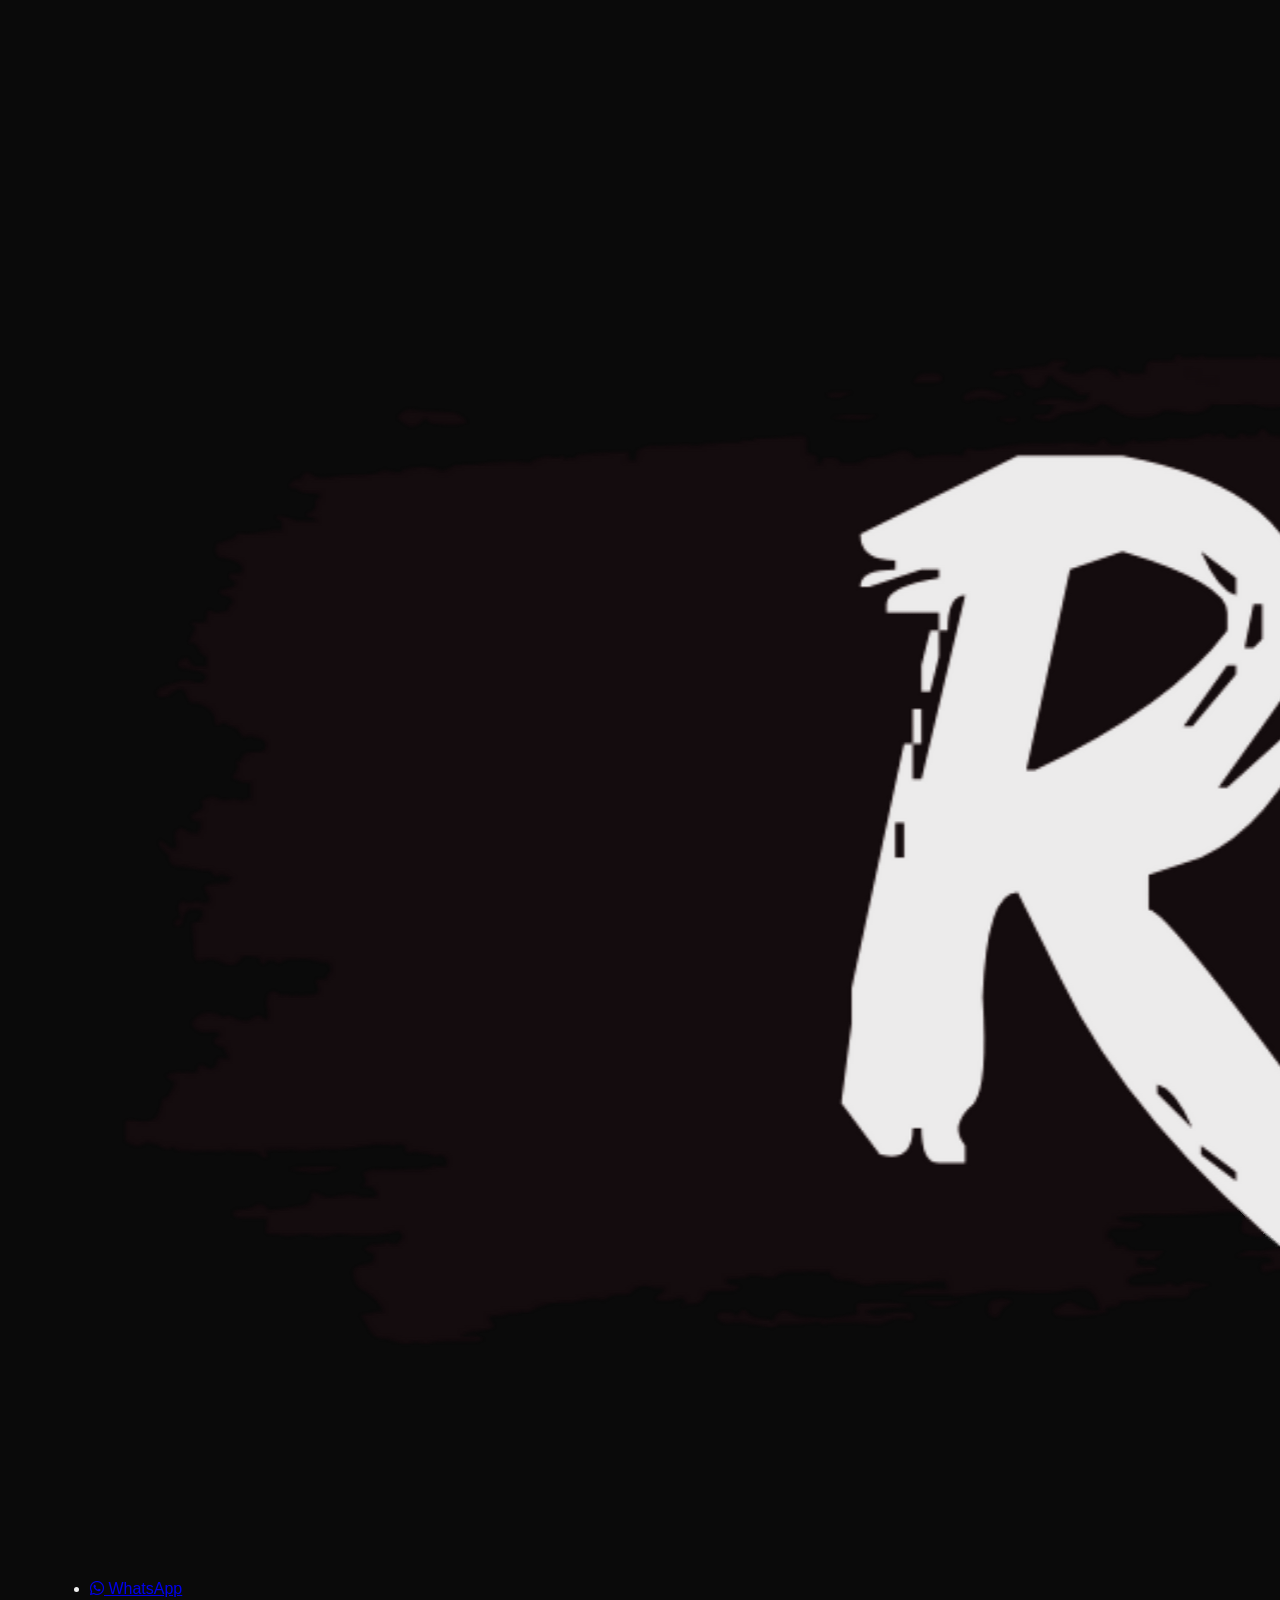
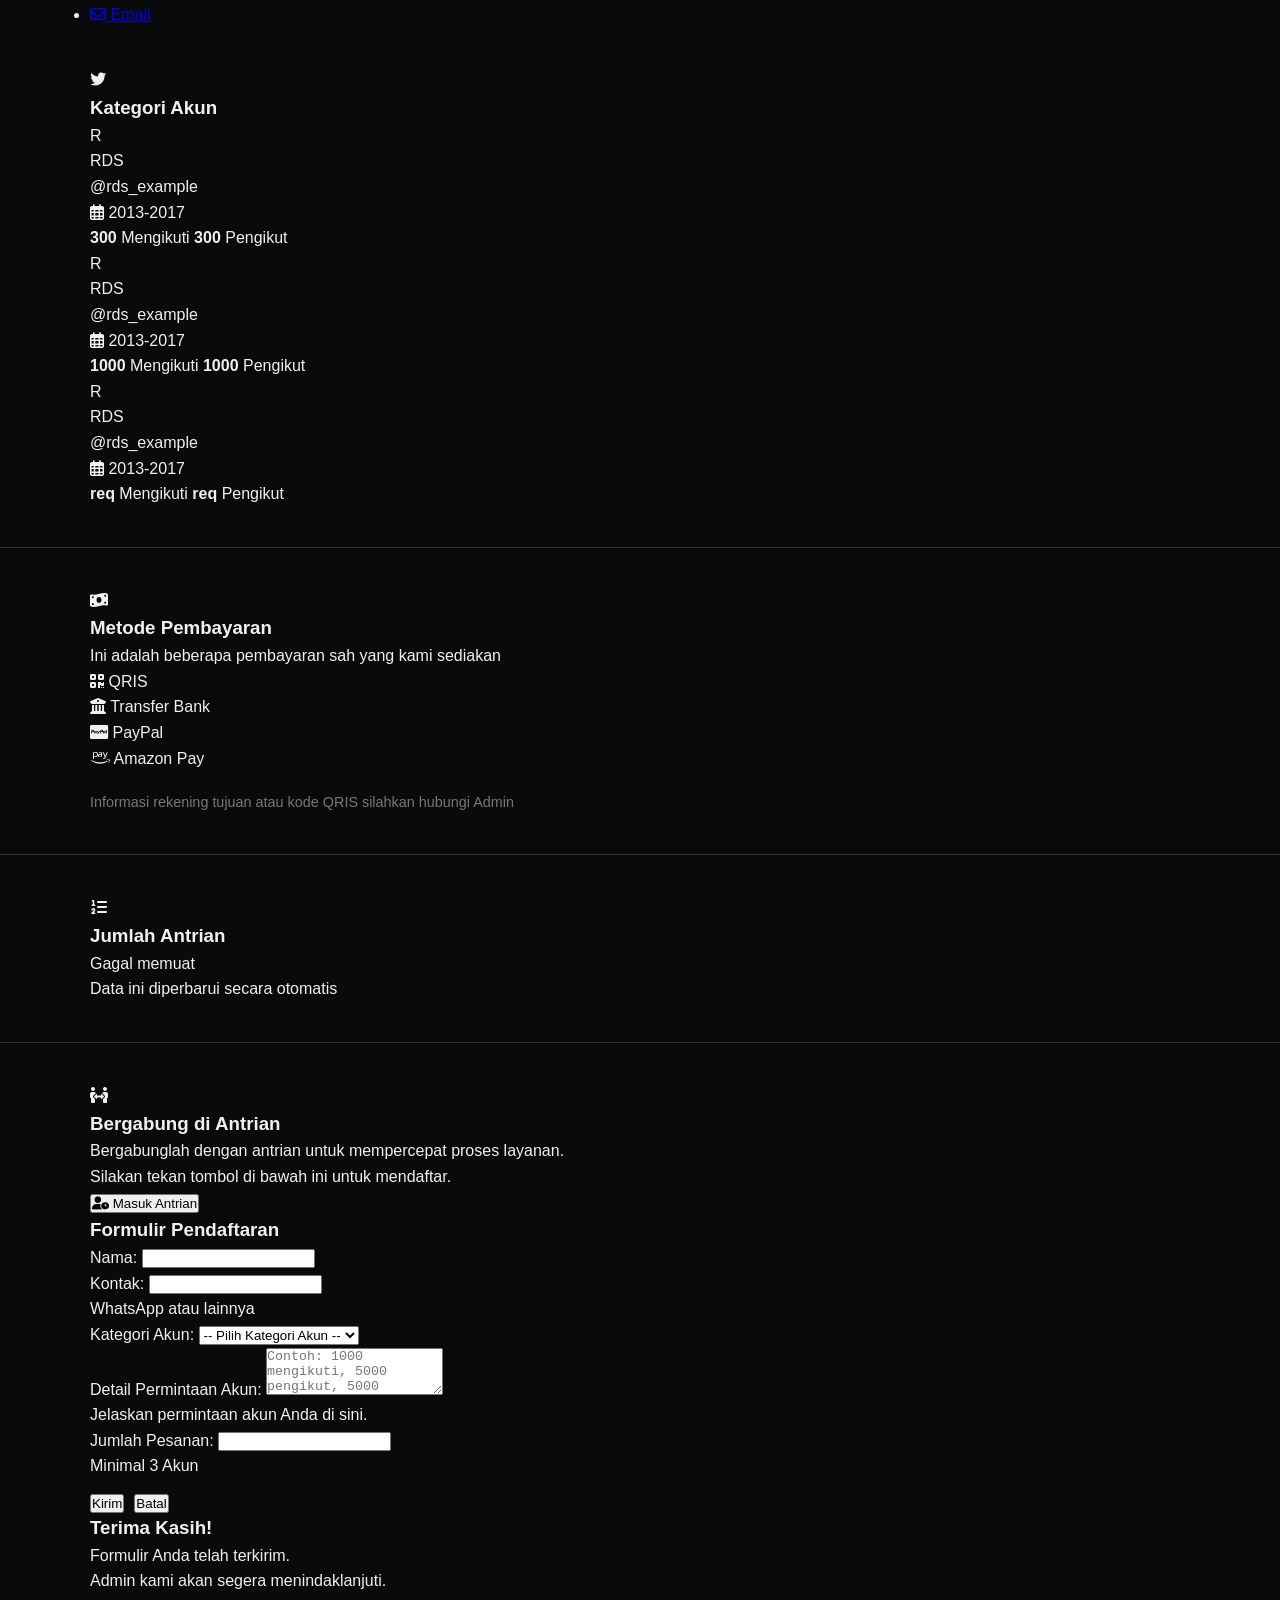
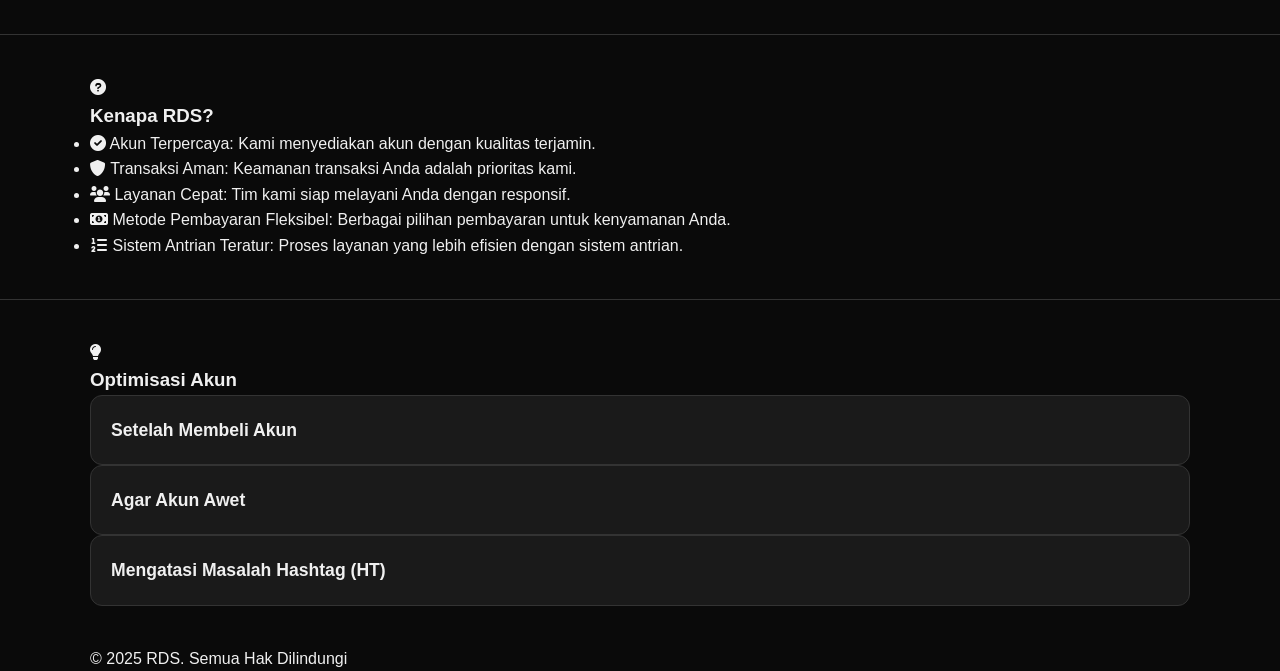
<file: in-backup.html>
<!DOCTYPE html>
<html lang="id">
<head>
    <meta charset="UTF-8">
    <meta http-equiv="X-UA-Compatible" content="IE=edge">
    <meta name="viewport" content="width=device-width, initial-scale=1.0">
    <title>RDS - Official Site</title>

    <meta property="og:url" content="https://www.rds.my.id/">
    <meta property="og:type" content="website">
    <meta property="og:title" content="RDS - Official Site">
    <meta property="og:description" content="Platform resmi RDS untuk layanan Live Chat, Antrian, dan informasi akun terpercaya.">
    <meta property="og:image" content="https://www.rds.my.id/images/twitter.png"> 
    <meta name="twitter:card" content="summary_large_image">
    <meta name="twitter:title" content="Live Chat and Queue Form">
    <meta name="twitter:description" content="rds.my.id">
    <meta name="twitter:image" content="https://www.rds.my.id/images/twitter.png"> 
    
    <link rel="stylesheet" href="style.css"> 
    <link href="https://fonts.googleapis.com/css2?family=Work+Sans:wght@400;500;600;700&display=swap" rel="stylesheet">
    <link rel="stylesheet" href="https://cdnjs.cloudflare.com/ajax/libs/font-awesome/6.0.0/css/all.min.css" integrity="sha512-9usAa10IRO0HhonpyAIVpjrylPvoDwiPUiKdWk5t3PyolY1cOd4DSE0Ga+ri4AuTroPR5aQvXU9xC6qOPnzFeg==" crossorigin="anonymous" referrerpolicy="no-referrer" />
    <script src="https://www.google.com/recaptcha/api.js" async defer></script>
    <link rel="icon" href="images/favicon.svg" type="image/svg+xml"> 
</head>
<body>
    <header class="main-header">
        <div class="container header-content">
            <div class="logo">
                <a href="./">
                    <img src="images/Logo_RDS.png" alt="Logo Resmi RDS"> </a>
            </div>
            <nav class="main-nav">
                <ul>
                    <li><a href="https://wa.me/6285117219192" target="_blank" rel="noopener noreferrer"><i class="fab fa-whatsapp"></i> WhatsApp</a></li>
                    <li><a href="mailto:rds@kolabnow.com" rel="noopener noreferrer"><i class="far fa-envelope"></i> Email</a></li>
                </ul>
            </nav>
        </div>
    </header>

    <main>
        <section id="our-profiles" class="section-padded">
            <div class="container">
                <div class="info-card our-profiles-card">
                    <div class="info-card-header our-profiles-overview">
                        <i class="fab fa-twitter info-icon"></i>
                        <h3 class="no-select">Kategori Akun</h3>
                    </div>
                    <div id="our-profiles-details" class="our-profiles-details hidden">
                        <div class="profile-container-inline">
                            <div class="profile-header-inline">
                                <div class="profile-image-inline">
                                    <span>R</span>
                                </div>
                                <div class="profile-info-inline">
                                    <div class="name-inline">RDS</div>
                                    <div class="username-inline">@rds_example</div>
                                    <div class="joined-date-inline">
                                        <i class="far fa-calendar-alt"></i> 2013-2017
                                    </div>
                                    <div class="follow-stats-inline">
                                        <span><strong>300</strong> Mengikuti</span>
                                        <span><strong>300</strong> Pengikut</span>
                                    </div>
                                </div>
                            </div>
                        </div>
                        <div class="profile-container-inline">
                            <div class="profile-header-inline">
                                <div class="profile-image-inline">
                                    <span>R</span>
                                </div>
                                <div class="profile-info-inline">
                                    <div class="name-inline">RDS</div>
                                    <div class="username-inline">@rds_example</div>
                                    <div class="joined-date-inline">
                                        <i class="far fa-calendar-alt"></i> 2013-2017
                                    </div>
                                    <div class="follow-stats-inline">
                                        <span><strong>1000</strong> Mengikuti</span>
                                        <span><strong>1000</strong> Pengikut</span>
                                    </div>
                                </div>
                            </div>
                        </div>
                        <div class="profile-container-inline">
                            <div class="profile-header-inline">
                                <div class="profile-image-inline">
                                    <span>R</span>
                                </div>
                                <div class="profile-info-inline">
                                    <div class="name-inline">RDS</div>
                                    <div class="username-inline">@rds_example</div>
                                    <div class="joined-date-inline">
                                        <i class="far fa-calendar-alt"></i> 2013-2017
                                    </div>
                                    <div class="follow-stats-inline">
                                        <span><strong>req</strong> Mengikuti</span>
                                        <span><strong>req</strong> Pengikut</span>
                                    </div>
                                </div>
                            </div>
                        </div>
                    </div>
                </div>
            </div>
        </section>

        <section id="payment-methods" class="section-padded">
            <div class="container">
                <div class="info-card payment-method-overview">
                    <div class="info-card-header payment-overview-trigger">
                        <i class="fas fa-money-bill-wave info-icon"></i>
                        <h3 class="no-select">Metode Pembayaran</h3>
                    </div>
                    <p class="no-select">Ini adalah beberapa pembayaran sah yang kami sediakan</p>
                    <div class="payment-details hidden" id="payment-details">
                        <div class="payment-list-item no-select">
                            <i class="fas fa-qrcode"></i>
                            <span>QRIS</span>
                        </div>
                        <div class="payment-list-item no-select">
                            <i class="fas fa-university"></i>
                            <span>Transfer Bank</span>
                        </div>
                        <div class="payment-list-item no-select">
                            <i class="fab fa-cc-paypal"></i>
                            <span>PayPal</span>
                        </div>
                        <div class="payment-list-item no-select">
                            <i class="fab fa-amazon-pay"></i>
                            <span>Amazon Pay</span>
                        </div>
                        <div class="text-center no-select" style="margin-top: 20px; font-size: 0.9em; color: #777;">
                            Informasi rekening tujuan atau kode QRIS silahkan hubungi Admin
                        </div>
                    </div>
                </div>
            </div>
        </section>

        <section id="queue-info" class="section-padded">
            <div class="container">
                <div class="queue-info-card info-card">
                    <div class="info-card-header">
                        <i class="fas fa-list-ol info-icon"></i>
                        <h3 class="no-select">Jumlah Antrian</h3>
                    </div>
                    <div class="queue-count no-select">
                        <span id="jumlah-antrian">Memuat...</span>
                    </div>
                    <p class="queue-updated-info no-select">
                        Data ini diperbarui secara otomatis
                    </p>
                </div>
            </div>
        </section>

        <section id="join-queue" class="section-padded">
            <div class="container">
                <div class="join-queue-card info-card">
                    <div class="info-card-header">
                        <i class="fas fa-people-arrows info-icon"></i>
                        <h3 class="no-select">Bergabung di Antrian</h3>
                    </div>
                    <div class="join-queue-description no-select">
                        <p class="no-select">
                            Bergabunglah dengan antrian untuk mempercepat proses layanan.<br>
                            Silakan tekan tombol di bawah ini untuk mendaftar.
                        </p>
                    </div>
                    <div class="queue-section no-select">
                        <button id="showFormBtn" class="join-queue-button no-select">
                            <i class="fas fa-user-clock"></i>
                            Masuk Antrian
                        </button>

                        <form action="https://docs.google.com/forms/d/e/1FAIpQLSeoOoBcyIHwty6FsXmmpOQ4vk0urHJkgP4xyR1jEoia_uCURA/formResponse"
                              method="POST"
                              id="registrationForm"
                              class="registration-form hidden">
                            <h3 class="no-select">Formulir Pendaftaran</h3>
                            <div class="form-group">
                                <label for="nama" class="no-select">Nama:</label>
                                <input type="text" id="nama" name="entry.322664274" required>
                            </div>
                            <div class="form-group">
                                <label for="kontak" class="no-select">Kontak:</label>
                                <input type="text" id="kontak" name="entry.153037566" required>
                                <div class="input-hint no-select">WhatsApp atau lainnya</div>
                            </div>
                            <div class="form-group">
                                <label for="pilihanAkun" class="no-select">Kategori Akun:</label>
                                <select id="pilihanAkun" name="entry.2108316929" class="form-control" required>
                                    <option value="" hidden>-- Pilih Kategori Akun --</option>
                                    <option value="300 Followers">300 Followers</option>
                                    <option value="1000 Followers">1000 Followers</option>
                                    <option value="By Request">By Request</option>
                                </select>
                            </div>
                            <div class="form-group hidden" id="requestInputGroup">
                                <label for="requestAkun" class="no-select">Detail Permintaan Akun:</label>
                                <textarea id="requestAkun" name="entry.678223543" rows="3" class="form-control" placeholder="Contoh: 1000 mengikuti, 5000 pengikut, 5000 Postingan"></textarea>
                                <div class="input-hint no-select">Jelaskan permintaan akun Anda di sini.</div>
                            </div>
                            <div class="form-group">
                                <label for="jumlah" class="no-select">Jumlah Pesanan:</label>
                                <input type="number" id="jumlah" name="entry.1280626580" min="3" required>
                                <div class="input-hint no-select">Minimal 3 Akun</div>
                            </div>
                            <div class="form-group" id="recaptcha-group">
                                <div class="g-recaptcha" data-sitekey="6LcYkkUrAAAAAJ56YJX5gXSM_Dgy9cOBfItAWeX2"></div>
                            </div>
                            <div style="display: flex; gap: 10px; margin-top: 15px;">
                                <button type="submit" class="no-select">Kirim</button>
                                <button type="button" id="cancelFormBtn" class="no-select">Batal</button>
                            </div>
                        </form>

                        <div id="submissionMessage" class="submission-message hidden">
                            <h3 class="no-select">Terima Kasih!</h3>
                            <p class="no-select">Formulir Anda telah terkirim.<br>Admin kami akan segera menindaklanjuti.</p>
                        </div>
                    </div>
                </div>
            </div>
        </section>

        <section id="why-rds" class="section-padded">
            <div class="container">
                <div class="info-card why-rds-card">
                    <div class="info-card-header why-rds-overview">
                        <i class="fas fa-question-circle info-icon"></i>
                        <h3 class="no-select">Kenapa RDS?</h3>
                    </div>
                    <div id="why-rds-details" class="why-rds-details hidden">
                        <ul>
                            <li><i class="fas fa-check-circle"></i> <span class="no-select">Akun Terpercaya: Kami menyediakan akun dengan kualitas terjamin.</span></li>
                            <li><i class="fas fa-shield-alt"></i> <span class="no-select">Transaksi Aman: Keamanan transaksi Anda adalah prioritas kami.</span></li>
                            <li><i class="fas fa-users"></i> <span class="no-select">Layanan Cepat: Tim kami siap melayani Anda dengan responsif.</span></li>
                            <li><i class="fas fa-money-bill-alt"></i> <span class="no-select">Metode Pembayaran Fleksibel: Berbagai pilihan pembayaran untuk kenyamanan Anda.</span></li>
                            <li><i class="fas fa-list-ol"></i> <span class="no-select">Sistem Antrian Teratur: Proses layanan yang lebih efisien dengan sistem antrian.</span></li>
                        </ul>
                    </div>
                </div>
            </div>
        </section>

        <section id="account-optimization" class="section-padded">
            <div class="container">
                <div class="info-card account-optimization-card">
                    <div class="info-card-header account-optimization-overview">
                        <i class="fas fa-lightbulb info-icon"></i>
                        <h3 class="no-select">Optimisasi Akun</h3>
                    </div>
                    <div id="account-optimization-details" class="account-optimization-details hidden">
                        <div class="tip-item">
                            <div class="tip-header">
                                <h4 class="no-select">Setelah Membeli Akun</h4>
                            </div>
                            <div class="tip-content hidden">
                                <p class="no-select">
                                    Setelah membeli akun, kami menyarankan untuk mengistirahatkannya selama 1-2 hari. Pertama, amankan semua detail akun. Setelah itu, buatlah satu <em>thread</em> yang terdiri dari 2 atau 3 postingan, lalu biarkan akun beristirahat kembali.
                                </p>
                                <p class="no-select">
                                    Langkah ini penting untuk mereset aktivitas akun dari yang sebelumnya mungkin tinggi. Aktivitas berlebihan dapat menyebabkan akun terkena <em>ghost ban</em>, <em>red flag</em>, atau bahkan suspensi karena terdeteksi sebagai spam.
                                </p>
                            </div>
                        </div>

                        <div class="tip-item">
                            <div class="tip-header">
                                <h4 class="no-select">Agar Akun Awet</h4>
                            </div>
                            <div class="tip-content hidden">
                                <p class="no-select">
                                    Setiap akun X (Twitter) memiliki batasan aktivitas harian. Jika Anda menggunakan akun tanpa memperhatikan batasan ini, dapat timbul berbagai masalah, mulai dari yang ringan hingga yang fatal (seperti suspensi).
                                </p>
                                <p class="no-select">
                                    Untuk menjaga keawetan akun, selain langkah awal di atas, usahakan untuk membuat <em>thread</em> berisi 2-3 postingan secara rutin, misalnya dua kali seminggu. Konsistensi aktivitas yang wajar seperti ini efektif untuk membantu akun agar tidak terdeteksi sebagai bot oleh sistem.
                                </p>
                            </div>
                        </div>

                        <div class="tip-item">
                            <div class="tip-header">
                                <h4 class="no-select">Mengatasi Masalah Hashtag (HT)</h4>
                            </div>
                            <div class="tip-content hidden">
                                <p class="no-select">
                                    Banyak pengguna merasa frustrasi ketika menghadapi masalah terkait <em>hashtag</em> (HT) yang tidak berfungsi optimal. Masalah ini memang cukup rumit, namun bisa diatasi dengan kesabaran.
                                </p>
                                <p class="no-select">
                                    Jika postingan Anda tidak muncul dalam pencarian <em>hashtag</em>, atau muncul namun tidak mendapatkan jangkauan (<em>traffic</em>) yang signifikan, ini bisa menjadi indikasi bahwa akun Anda sedang dalam pengawasan sistem X (Twitter) karena dugaan aktivitas spam.
                                </p>
                                <p class="no-select">
                                    Apabila ini terjadi, istirahatkan akun Anda. Buatlah satu <em>thread</em> berisi 2-3 postingan, lalu istirahatkan akun selama 2-3 hari. Biasanya, setelah periode istirahat ini, saat Anda kembali beraktivitas normal (membuat postingan, menyukai, atau me-<em>retweet</em>), akun Anda akan otomatis keluar (log out).
                                </p>
                                <p class="no-select">
                                    Ini pertanda baik, artinya akun Anda telah selesai dibatasi oleh sistem X (Twitter). Jika sudah sampai tahap ini, kemungkinan besar performa akun Anda telah pulih dan bisa kembali digunakan untuk aktivitas HT.
                                </p>
                            </div>
                        </div>
                    </div>
                </div>
            </div>
        </section>

    </main>

    <footer>
        <div class="container">
            <p class="no-select">&copy; 2025 RDS. Semua Hak Dilindungi</p>
        </div>
    </footer>

    <script type="text/javascript">
    var Tawk_API=Tawk_API||{}, Tawk_LoadStart=new Date();
    (function(){
    var s1=document.createElement("script"),s0=document.getElementsByTagName("script")[0];
    s1.async=true;
    s1.src='https://embed.tawk.to/681d8eba9c7ecf190fb1ac74/1iqpnb35s'; // Pastikan URL Tawk.to ini benar dan aktif
    s1.charset='UTF-8';
    s1.setAttribute('crossorigin','*');
    s0.parentNode.insertBefore(s1,s0);
    })();
    </script>
    
    <script src="js/utils.js" defer></script>
    <script src="js/queue-counter.js" defer></script>
    <script src="js/registration-form.js" defer></script>
    <script src="js/main-accordions.js" defer></script>
</body>
</html>
</file>
<file: style.css>
:root {
    --bg-primary: #0a0a0a;
    --bg-secondary: #1a1a1a;
    --bg-tertiary: #2a2a2a;
    --color-primary: #0099ff;
    --color-secondary: #007acc;
    --text-primary: #f0f0f0;
    --text-secondary: #a0a0a0;
    --border-color: #333333;
    --header-height: 71px;
}
* { 
    margin: 0; 
    padding: 0; 
    box-sizing: border-box;
    -webkit-tap-highlight-color: transparent;
}
html { scroll-behavior: smooth; scroll-padding-top: var(--header-height); }
body { font-family: 'Inter', -apple-system, BlinkMacSystemFont, "Segoe UI", Roboto, Helvetica, Arial, sans-serif; background-color: var(--bg-primary); color: var(--text-primary); line-height: 1.6; }
.container { width: 90%; max-width: 1100px; margin: 0 auto; }
main > section { padding: 40px 0; border-bottom: 1px solid var(--border-color); }
main > section:last-of-type { border-bottom: none; }
.fade-in { opacity: 0; transform: translateY(20px); transition: opacity 0.6s ease-out, transform 0.6s ease-out; }
.fade-in.visible { opacity: 1; transform: translateY(0); }
h1, h2, h3, h4, h5, h6 { font-weight: 700; }
h1 { font-size: clamp(2.5rem, 5vw, 4rem); font-weight: 800; line-height: 1.1; }
h2 { font-size: clamp(1.8rem, 4vw, 2.5rem); text-align: center; margin-bottom: 30px; color: var(--color-primary); }
.section-subtitle { text-align: center; max-width: 600px; margin: -20px auto 30px auto; color: var(--text-secondary); }
p, h1, h2, h3, h4, h5, h6, span {
    user-select: none; -webkit-user-select: none; -moz-user-select: none; -ms-user-select: none;
}
.link-text, .link-price, input, textarea {
    user-select: text; -webkit-user-select: text; -moz-user-select: text; -ms-user-select: text;
}

.header {
    background-color: rgba(10, 10, 10, 0.85);
    backdrop-filter: blur(10px);
    -webkit-backdrop-filter: blur(10px);
    padding: 1rem 0;
    position: fixed;
    top: 0;
    left: 0;
    width: 100%;
    z-index: 1000;
    border-bottom: 1px solid var(--border-color);
}
.navbar {
    display: flex;
    justify-content: space-between;
    align-items: center;
    position: relative;
}
.logo { font-size: 1.8rem; font-weight: 800; color: var(--text-primary); text-decoration: none; user-select: none; }
.nav-links-desktop { display: flex; gap: 2rem; }
.nav-links-desktop a { color: var(--text-secondary); text-decoration: none; font-weight: 500; transition: color 0.3s; }
.nav-links-desktop a:hover { color: var(--color-primary); }

.nav-toggle {
    display: none;
    cursor: pointer;
    background: none;
    border: none;
    padding: 0;
    z-index: 1001;
}
.nav-toggle .hamburger {
    width: 24px;
    height: 2px;
    background-color: var(--text-primary);
    display: block;
    position: relative;
    transition: background-color 0s 0.3s;
}
.nav-toggle .hamburger::before,
.nav-toggle .hamburger::after {
    content: '';
    width: 24px;
    height: 2px;
    background-color: var(--text-primary);
    position: absolute;
    left: 0;
    transition: transform 0.3s ease, top 0.3s ease;
}
.nav-toggle .hamburger::before { top: -8px; }
.nav-toggle .hamburger::after { top: 8px; }

body.mobile-nav-open .nav-toggle .hamburger { background-color: transparent; }
body.mobile-nav-open .nav-toggle .hamburger::before { top: 0; transform: rotate(45deg); }
body.mobile-nav-open .nav-toggle .hamburger::after { top: 0; transform: rotate(-45deg); }

.mobile-nav {
    display: block;
    position: absolute;
    top: calc(100% + 15px);
    right: 0;
    left: auto;
    width: 240px;
    background-color: var(--bg-secondary);
    border-radius: 8px;
    box-shadow: 0 10px 30px rgba(0, 0, 0, 0.2);
    border: 1px solid var(--border-color);
    padding: 0.5rem;
    opacity: 0;
    visibility: hidden;
    transform: translateY(10px);
    transition: opacity 0.3s ease, transform 0.3s ease, visibility 0.3s;
}
body.mobile-nav-open .mobile-nav {
    opacity: 1;
    visibility: visible;
    transform: translateY(0);
}
.mobile-nav a {
    display: block;
    font-size: 1rem;
    color: var(--text-primary);
    text-decoration: none;
    font-weight: 500;
    padding: 0.75rem 1.25rem;
    border-radius: 6px;
    transition: background-color 0.2s ease, color 0.2s ease;
}
.mobile-nav a:hover {
    background-color: var(--bg-tertiary);
    color: var(--color-primary);
}

#hero { padding-top: calc(var(--header-height) + 40px); text-align: center; }
.hero-content { max-width: 800px; margin: 0 auto; }
#hero p { font-size: 1.2rem; color: var(--text-secondary); margin: 20px 0 40px 0; max-width: 600px; margin-left: auto; margin-right: auto; }
.hero-buttons-container {
    display: flex;
    justify-content: flex-start;
    align-items: center;
    gap: 1rem; 
    flex-wrap: wrap; 
}
.cta-button { background: linear-gradient(45deg, var(--color-primary), var(--color-secondary)); color: #fff; padding: 15px 35px; text-decoration: none; border-radius: 50px; font-weight: 600; font-size: 1.1rem; transition: transform 0.3s, box-shadow 0.3s; display: inline-block; }
.cta-button:hover { transform: scale(1.05); box-shadow: 0 0 25px rgba(0, 153, 255, 0.5); }

.secondary-button {
    background-color: transparent;
    color: var(--color-primary);
    border: 2px solid var(--color-primary);
    padding: 13px 30px;
    text-decoration: none;
    border-radius: 50px;
    font-weight: 600;
    font-size: 1.1rem;
    transition: background-color 0.3s, color 0.3s;
    display: inline-block;
}
.secondary-button:hover {
    background-color: var(--color-primary);
    color: var(--bg-primary);
}

#features .features-grid { display: grid; grid-template-columns: repeat(auto-fit, minmax(250px, 1fr)); gap: 30px; }
.feature-card { background-color: var(--bg-secondary); padding: 30px; border-radius: 12px; border: 1px solid var(--border-color); transition: transform 0.3s, border-color 0.3s; }
.feature-card:hover { transform: translateY(-10px); border-color: var(--color-primary); }
.feature-card svg { 
    width: 48px; 
    margin-bottom: 20px; 
    color: var(--color-primary); 
}
.feature-card h3 { font-size: 1.3rem; margin-bottom: 10px; }
.feature-card p { color: var(--text-secondary); }
#product-list-container { max-width: 800px; margin: 20px auto 0 auto; background-color: var(--bg-secondary); border-radius: 12px; box-shadow: 0 4px 20px rgba(0,0,0,0.2); overflow: hidden; border: 1px solid var(--border-color); }
.product-header { padding: 24px; text-align: center; border-bottom: 1px solid var(--border-color); }
.product-header h3 { 
    margin: 0;
    font-size: clamp(1.1rem, 4vw, 1.8rem);
    font-weight: 600; 
}
.product-page-description { font-size: 15px; color: var(--text-secondary); margin-top: 8px; margin-bottom: 0; line-height: 1.5; max-width: 500px; margin-left: auto; margin-right: auto; }
#loading { text-align: center; padding: 40px; color: var(--text-secondary); }
.accordion-item { border-bottom: 1px solid var(--border-color); }
.accordion-item:last-child { border-bottom: none; }
.accordion-header { display: grid; grid-template-columns: 1fr auto; gap: 16px; align-items: center; width: 100%; box-sizing: border-box; background-color: transparent; border: none; padding: 20px 24px; text-align: left; font-size: 16px; font-weight: 600; color: var(--text-primary); transition: background-color 0.2s; }
.accordion-header.clickable { cursor: pointer; }
.accordion-header.clickable:hover { background-color: var(--bg-tertiary); }
.accordion-header.empty { color: #888; cursor: not-allowed; }
.category-name { white-space: nowrap; overflow: hidden; text-overflow: ellipsis; }
.stock-count { padding: 4px 12px; border-radius: 16px; font-size: 13px; font-weight: 500; flex-shrink: 0; }
.stock-count.available { background-color: rgba(0, 153, 255, 0.15); color: var(--color-primary); }
.stock-count.empty { background-color: var(--bg-tertiary); color: var(--text-secondary); }
.accordion-panel { background-color: var(--bg-primary); max-height: 0; overflow: hidden; transition: max-height 0.4s ease-out; padding: 0 24px; }
.link-list { list-style: none; padding: 0; margin: 0; }
.link-item { display: flex; justify-content: space-between; align-items: center; padding: 16px 0; border-bottom: 1px solid var(--border-color); }
.link-item:first-child { paddingTop: 20px; }
.link-item:last-child { border-bottom: none; padding-bottom: 20px; }
.link-text { color: var(--text-secondary); overflow: hidden; text-overflow: ellipsis; white-space: nowrap; }
.copy-btn { text-decoration: none; background-color: var(--color-primary); color: #fff; border: none; padding: 8px 16px; border-radius: 6px; cursor: pointer; font-weight: 500; font-size: 14px; transition: background-color 0.2s, transform 0.1s; flex-shrink: 0; text-align: center; }
.copy-btn:hover { background-color: var(--color-secondary); }
.copy-btn:active { transform: scale(0.98); }
.link-details { display: flex; flex-direction: column; overflow: hidden; padding-right: 16px; }
.link-price { color: #28a745; font-weight: 600; margin-top: 4px; font-size: 15px; }
#tips .tips-accordion { max-width: 800px; margin: 0 auto; display: flex; flex-direction: column; gap: 15px; }
.tip-item { background-color: var(--bg-secondary); border-radius: 12px; border: 1px solid var(--border-color); overflow: hidden; }
.tip-header { width: 100%; background: none; border: none; color: var(--text-primary); padding: 20px; font-size: 1.1rem; font-weight: 600; text-align: left; cursor: pointer; display: flex; justify-content: space-between; align-items: center; }
.tip-header .icon { transition: transform 0.3s ease; }
.tip-content { max-height: 0; overflow: hidden; transition: max-height 0.4s ease-out, padding 0.4s ease-out; color: var(--text-secondary); }
.tip-content .inner { padding: 0 20px 20px 20px; display: flex; flex-direction: column; gap: 1em; }
.tip-item.active .tip-header .icon { transform: rotate(180deg); }
#contact { text-align: center; }
.contact-button { background: #25D366; color: #fff; padding: 15px 35px; text-decoration: none; border-radius: 50px; font-weight: 600; font-size: 1.1rem; transition: transform 0.3s, box-shadow 0.3s; display: inline-flex; align-items: center; gap: 10px; }
.contact-button:hover { transform: scale(1.05); box-shadow: 0 0 25px rgba(37, 211, 102, 0.5); }
.footer { text-align: center; padding: 20px 0; border-top: 1px solid var(--border-color); }
.footer p { white-space: nowrap; font-size: clamp(0.85rem, 3vw, 1.0rem); }

@media (max-width: 768px) {
    .nav-links-desktop { display: none; }
    .nav-toggle { display: block; }
    
    #hero, h2, .section-subtitle { text-align: left; }

    .features-grid { grid-template-columns: 1fr; }
    .product-header {
        text-align: left;
    }
    .product-header h3, .product-page-description {
        max-width: 100%;
        margin-left: 0;
        margin-right: 0;
    }
}
</file>
<file: tnc/style.css>
/* Variabel CSS untuk Warna */
:root {
    --primary-color: #007bff; /* Biru terang untuk highlight/utama */
    --primary-color-darker: #0056b3; /* Biru lebih gelap untuk hover */
    --secondary-color: #6c757d; /* Abu-abu untuk teks sekunder */
    --background-light: #f8f9fa; /* Latar belakang terang */
    --text-dark: #212529; /* Teks utama gelap (lebih gelap dari #343a40) */
    --text-light: #495057; /* Teks isi yang sedikit lebih terang dari text-dark */
    --border-light: #e0e0e0; /* Garis pembatas lebih halus */
    --shadow-color: rgba(0, 0, 0, 0.07); /* Warna bayangan lebih lembut */
    --highlight-attention-text: #dc3545; /* Warna teks merah untuk peringatan/penting, jika BUKAN untuk .highlight */
    --success-color: #28a745; /* Hijau WhatsApp */
    --success-color-darker: #1e7e34; /* Hijau WhatsApp lebih gelap */
    --uniform-section-spacing: 25px; /* Nilai seragam baru untuk jarak antar bagian */
}

/* Gaya Dasar & Reset */
*, *::before, *::after {
    box-sizing: border-box;
}

html {
    scroll-behavior: smooth; /* Untuk scrolling halus jika ada internal link */
}

body {
    font-family: 'Open Sans', Arial, sans-serif;
    font-weight: 400; /* Berat font default */
    line-height: 1.75; /* Sedikit lebih lega untuk readability */
    letter-spacing: 0.01em; /* Sedikit letter spacing untuk readability */
    margin: 0;
    padding: 0;
    background-color: var(--background-light);
    color: var(--text-light); /* Default text color */
    -webkit-font-smoothing: antialiased;
    -moz-osx-font-smoothing: grayscale;
    opacity: 0;
    animation: fadeInBody 0.8s 0.2s forwards cubic-bezier(0.2, 0.8, 0.2, 1);
}

/* Animasi Fade-in untuk Body */
@keyframes fadeInBody {
    from {
        opacity: 0;
        transform: translateY(20px);
    }
    to {
        opacity: 1;
        transform: translateY(0);
    }
}

/* Focus visible global */
*:focus-visible {
    outline: 2px solid var(--primary-color);
    outline-offset: 3px;
    box-shadow: 0 0 0 4px rgba(0, 123, 255, 0.2);
}
/* Khusus untuk button agar outline tidak tertutup elemen lain */
.contact-button:focus-visible {
    position: relative; /* Agar outline tidak terpotong */
    z-index: 1;
}


.container {
    max-width: 820px; /* Sedikit lebih ramping */
    margin: 40px auto; /* Margin atas/bawah container tetap, atau bisa disesuaikan jika perlu */
    background-color: #ffffff;
    padding: 35px 45px; /* Padding sedikit disesuaikan */
    border-radius: 16px; /* Border radius lebih besar untuk kesan modern */
    box-shadow: 0 12px 35px var(--shadow-color), 0 3px 8px rgba(0,0,0,0.04); /* Shadow lebih kompleks dan halus */
    transition: transform 0.3s ease-out, box-shadow 0.3s ease-out;
}

.container:hover {
    transform: translateY(-5px);
    box-shadow: 0 18px 45px var(--shadow-color), 0 5px 12px rgba(0,0,0,0.06);
}

h1 {
    font-family: 'Merriweather', serif;
    color: var(--primary-color);
    text-align: center;
    margin-top: 0; /* Hapus margin atas jika padding container sudah cukup */
    margin-bottom: var(--uniform-section-spacing); /* PENYESUAIAN */
    font-size: 2.7em;
    font-weight: 700;
    letter-spacing: -0.025em;
    line-height: 1.25;
}

h2 {
    font-family: 'Merriweather', serif;
    color: var(--text-dark);
    margin-top: var(--uniform-section-spacing); /* PENYESUAIAN */
    padding-bottom: 10px; /* Jarak internal h2 ke garis bawahnya */
    font-size: 1.75em;
    font-weight: 700;
    position: relative;
    margin-bottom: 18px; /* Jarak h2 ke konten di bawahnya (paragraf/list) tetap */
}

h2::before {
    content: '';
    position: absolute;
    left: 0;
    bottom: 0;
    width: 0; /* Mulai dari 0 untuk animasi */
    height: 3.5px; /* Sedikit lebih tebal */
    background-color: var(--primary-color);
    border-radius: 2px;
    transition: width 0.45s cubic-bezier(0.23, 1, 0.32, 1.05); /* Easing lebih dinamis */
}

h2:hover::before {
    width: 70px; /* Lebar saat hover */
}

p {
    margin-bottom: 14px; /* Jarak antar paragraf (internal section) tetap */
    font-size: 1em;
    color: var(--text-light); /* Warna teks isi */
}

ul {
    list-style-type: none;
    margin-left: 0;
    padding-left: 0;
    margin-bottom: 18px; /* Jarak bawah list (internal section) tetap */
}

li {
    position: relative;
    margin-bottom: 10px;
    font-size: 0.98em;
    color: var(--text-dark);
    padding-left: 28px; /* Lebih banyak ruang untuk ikon */
    line-height: 1.7;
    transition: transform 0.2s ease-out, color 0.2s ease-out; /* Animasi hover list */
}

li:hover {
    transform: translateX(3px); /* Sedikit geser saat hover */
    color: var(--primary-color);
}

li::before {
    content: '✓'; /* Ikon centang default */
    color: var(--primary-color);
    position: absolute;
    left: 0;
    top: 1px; /* Sesuaikan posisi vertikal */
    font-weight: 700; /* Lebih tebal */
    font-size: 1.15em;
    transition: color 0.2s ease-out;
}
li:hover::before {
    color: var(--primary-color-darker);
}

.highlight {
    font-weight: 600;
    color: var(--text-dark);
    background-color: #ffe0e0;
    padding: 0.2em 0.4em;
    border-radius: 3px;
    display: inline;
    -webkit-box-decoration-break: clone;
    box-decoration-break: clone;
}

hr {
    border: none;
    height: 1px;
    background-color: var(--border-light);
    margin: var(--uniform-section-spacing) 0; /* PENYESUAIAN */
}

.footer-note {
    text-align: center;
    margin-top: var(--uniform-section-spacing); /* PENYESUAIAN */
    padding-top: 25px; /* Padding internal footer note tetap */
    border-top: 1px solid var(--border-light);
    color: var(--secondary-color);
    font-size: 0.9em;
    font-style: italic;
}

/* Bagian Kontak */
.contact-section {
    text-align: center;
    margin-top: var(--uniform-section-spacing); /* PENYESUAIAN */
    padding: 25px 20px;
    background-color: #ffffff;
    border: 1px solid var(--border-light);
    border-radius: 12px;
    box-shadow: 0 5px 15px rgba(0,0,0,0.03);
}

.contact-section p {
    font-size: 1.05em;
    margin-bottom: 20px;
    color: var(--text-dark);
    font-weight: 600;
}

.contact-buttons {
    display: flex;
    justify-content: center;
    align-items: stretch;
    gap: 12px;
    flex-wrap: wrap;
}

.contact-button {
    display: inline-flex;
    align-items: center;
    justify-content: center;
    padding: 12px 24px;
    border: 2px solid transparent;
    border-radius: 8px;
    font-size: 0.95em;
    font-weight: 600;
    text-decoration: none;
    color: #ffffff;
    cursor: pointer;
    transition: all 0.25s ease-out;
    box-shadow: 0 3px 8px rgba(0,0,0,0.08);
    min-height: 48px;
    line-height: 1.5;
}

.contact-button svg {
    margin-right: 8px;
    width: 18px;
    height: 18px;
    vertical-align: middle;
}

.contact-button:hover {
    transform: translateY(-2px) scale(1.02);
    box-shadow: 0 5px 12px rgba(0,0,0,0.12);
}
.contact-button:active {
    transform: translateY(0) scale(0.98);
    box-shadow: 0 2px 5px rgba(0,0,0,0.1);
}

.whatsapp-button {
    background-color: var(--success-color);
}
.whatsapp-button:hover {
    background-color: var(--success-color-darker);
}

.email-button {
    background-color: var(--primary-color);
}
.email-button:hover {
    background-color: var(--primary-color-darker);
}

.outline-button {
    background-color: transparent;
    border-color: var(--primary-color);
    color: var(--primary-color);
}
.outline-button:hover {
    background-color: var(--primary-color);
    color: #ffffff;
    border-color: var(--primary-color);
}
.outline-button svg path {
    fill: var(--primary-color);
    transition: fill 0.25s ease-out;
}
.outline-button:hover svg path {
    fill: #ffffff;
}


/* --- Media Queries untuk Responsivitas --- */
@media (max-width: 992px) {
   .container {
        margin: 30px auto;
        padding: 30px 35px;
    }
    h1 { font-size: 2.4em; }
    h2 { font-size: 1.6em; }
}

@media (max-width: 768px) {
    body { line-height: 1.7; }
   .container {
        margin: 20px auto;
        padding: 25px 20px;
        border-radius: 12px;
    }
    h1 {
        font-size: 2.1em;
        margin-bottom: var(--uniform-section-spacing); /* Tetap gunakan variabel */
    }
    h2 {
        font-size: 1.5em;
        margin-top: var(--uniform-section-spacing); /* Tetap gunakan variabel */
        margin-bottom: 15px; /* Jarak h2 ke konten di bawahnya bisa disesuaikan untuk mobile */
    }
    p { font-size: 0.95em; }
    li { font-size: 0.92em; padding-left: 25px; }

   .contact-section {
        padding: 20px 15px;
        margin-top: var(--uniform-section-spacing); /* Tetap gunakan variabel */
    }
   .contact-buttons {
        flex-direction: column;
        gap: 10px;
        align-items: stretch;
    }
   .contact-button {
        width: 100%;
        max-width: 320px;
        margin-left: auto;
        margin-right: auto;
        font-size: 0.9em;
    }
    hr {
        margin: var(--uniform-section-spacing) 0; /* Tetap gunakan variabel */
    }
    .footer-note {
        margin-top: var(--uniform-section-spacing); /* Tetap gunakan variabel */
    }
}

@media (max-width: 480px) {
    /* Jika perlu penyesuaian lebih lanjut untuk jarak di mobile kecil,
       Anda bisa override --uniform-section-spacing di sini atau nilai margin individual */
    /* :root { --uniform-section-spacing: 20px; } */ /* Contoh jika ingin lebih rapat di mobile */

    .container {
        padding: 20px 15px;
        margin: 15px auto;
        border-radius: 8px;
    }
    h1 { font-size: 1.8em; line-height: 1.25; }
    h2 { font-size: 1.35em; }
    p, li { font-size: 0.9em; }
    li { padding-left: 22px; }
    li::before { font-size: 1.1em; }

   .contact-button {
        padding: 10px 18px;
        font-size: 0.88em;
    }
}
</file>
